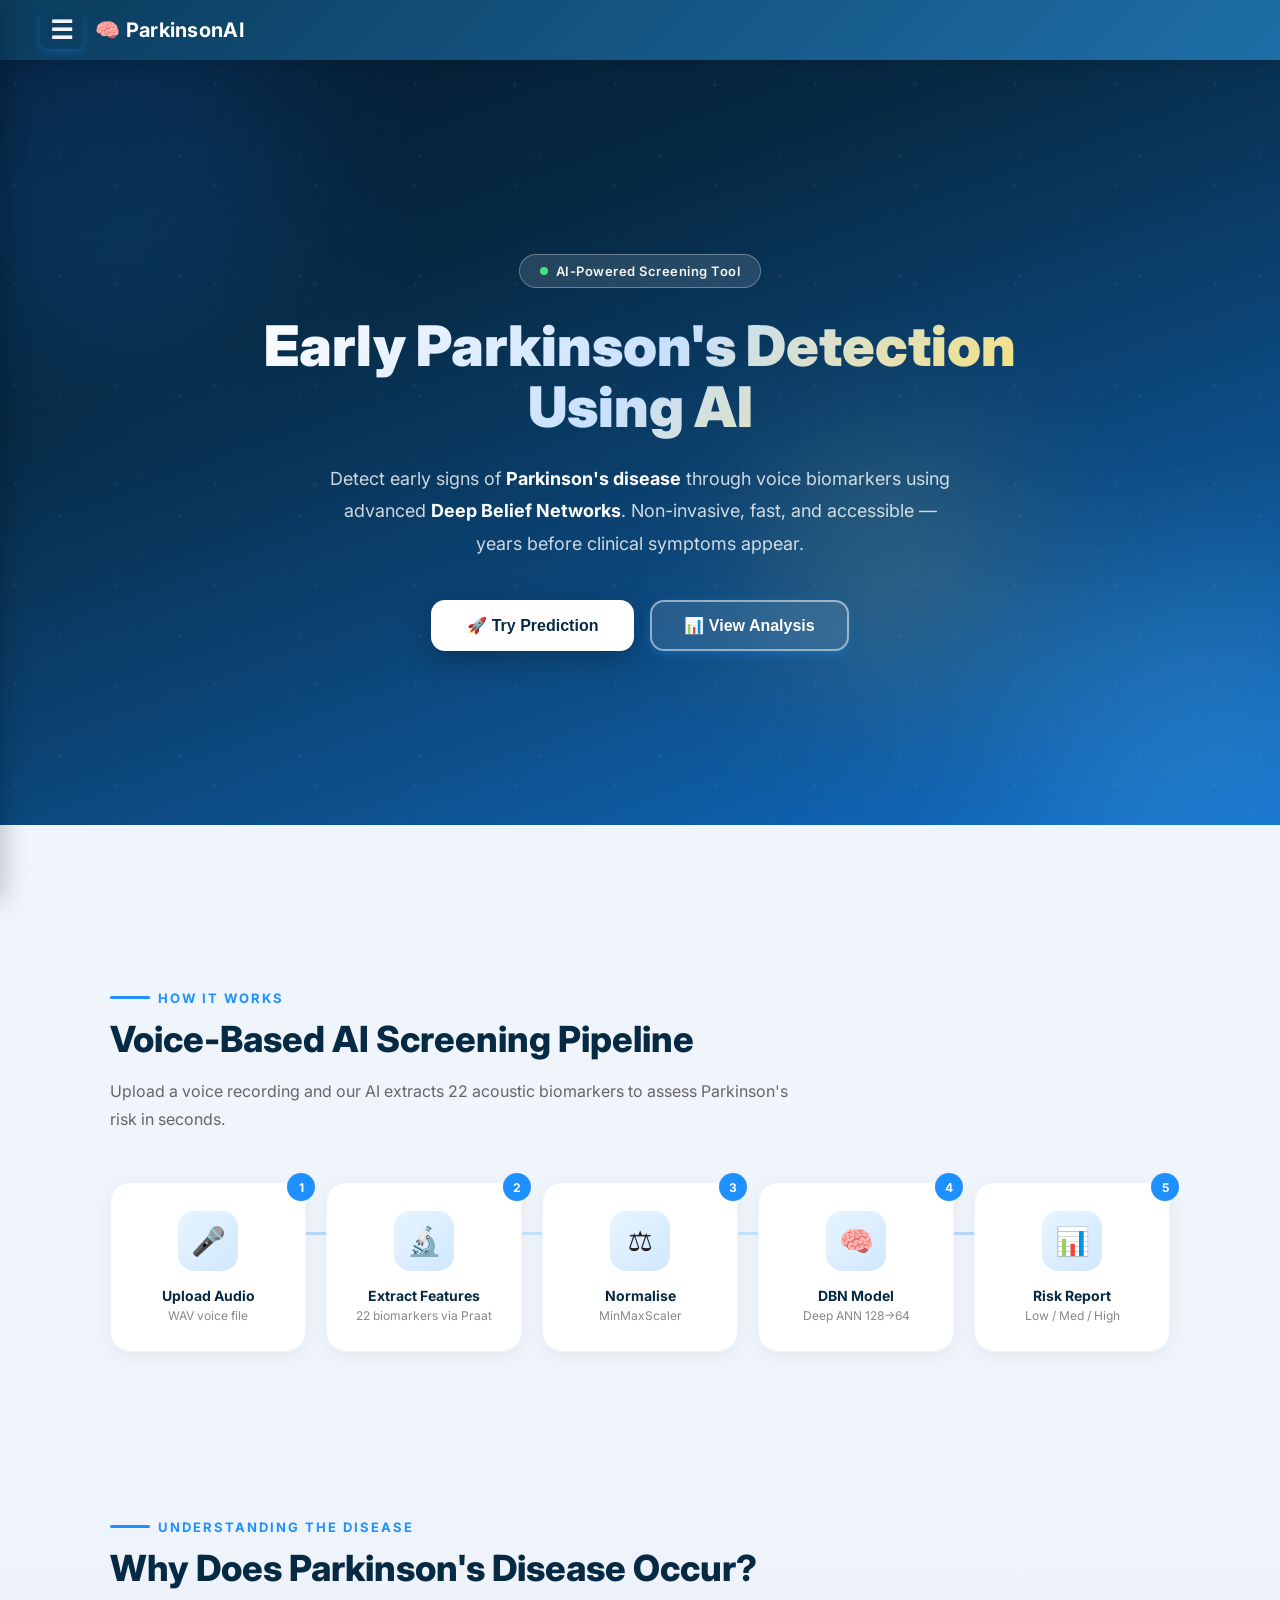
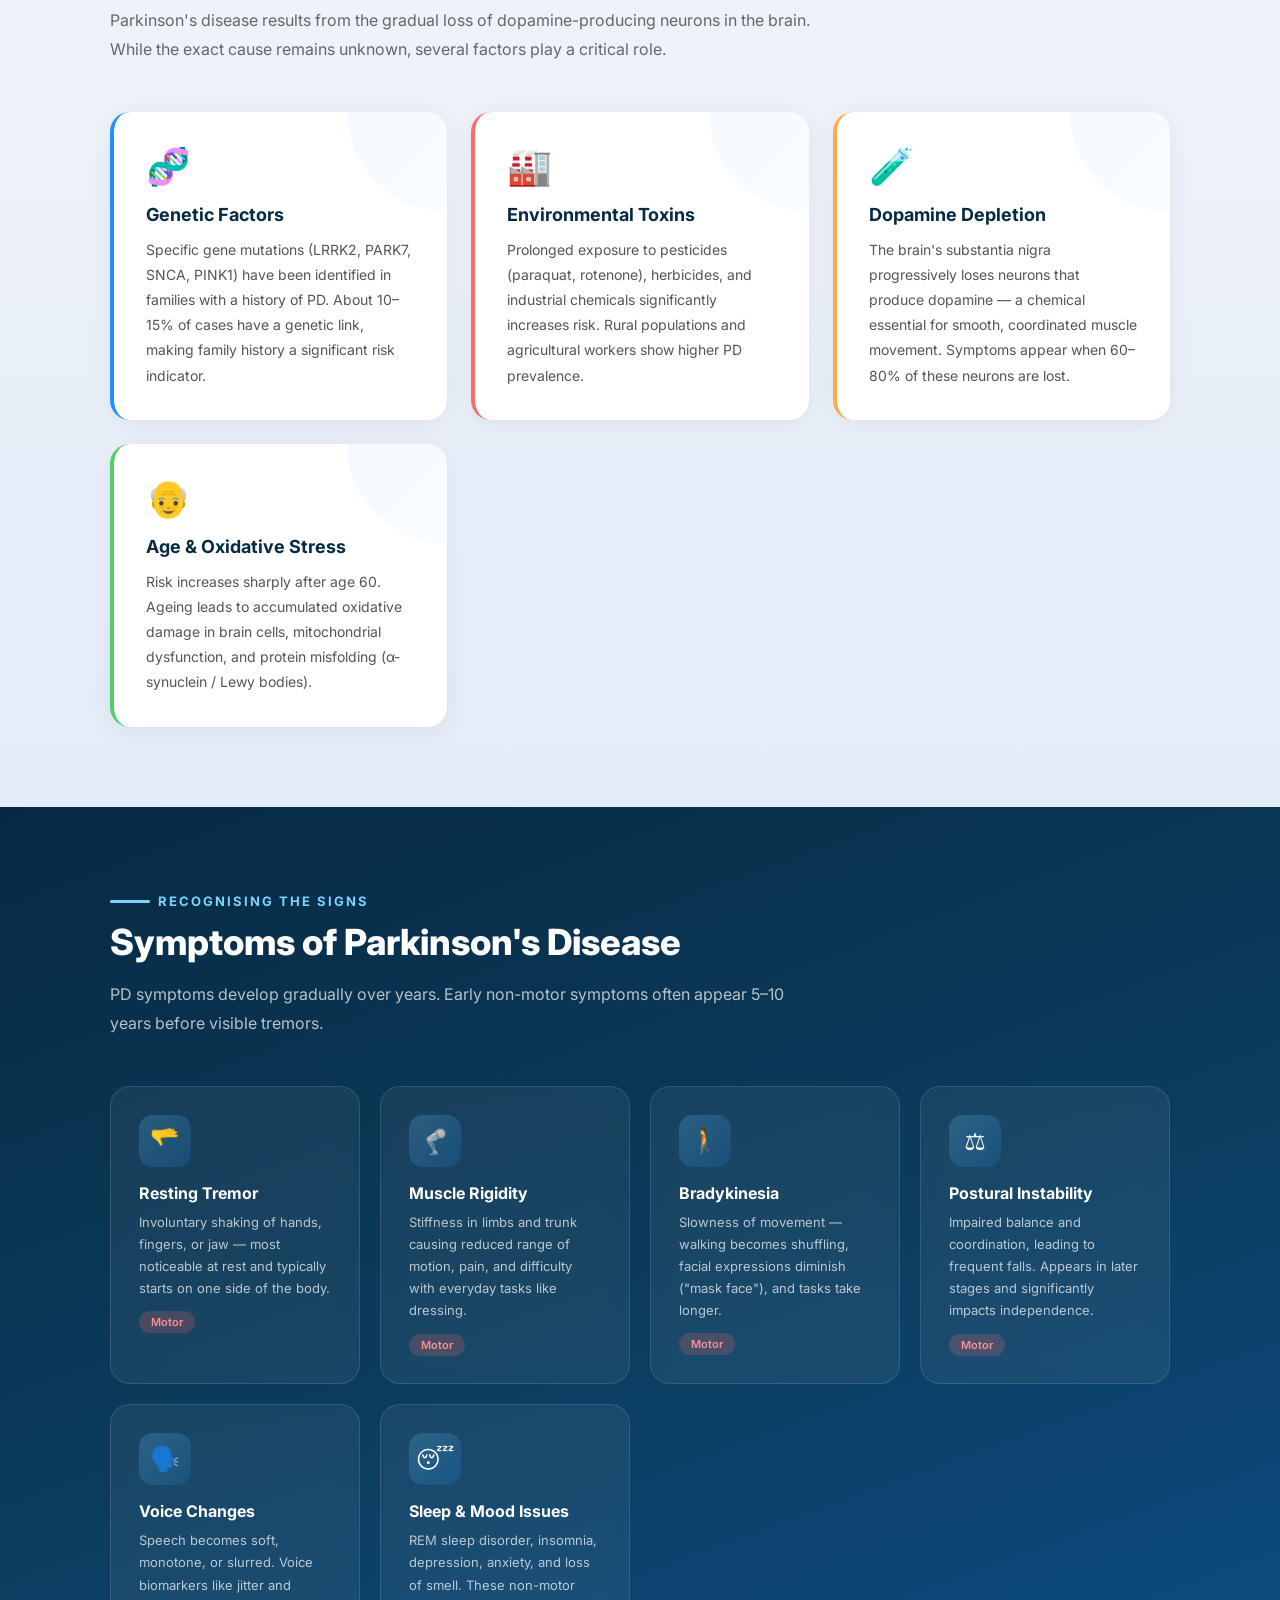
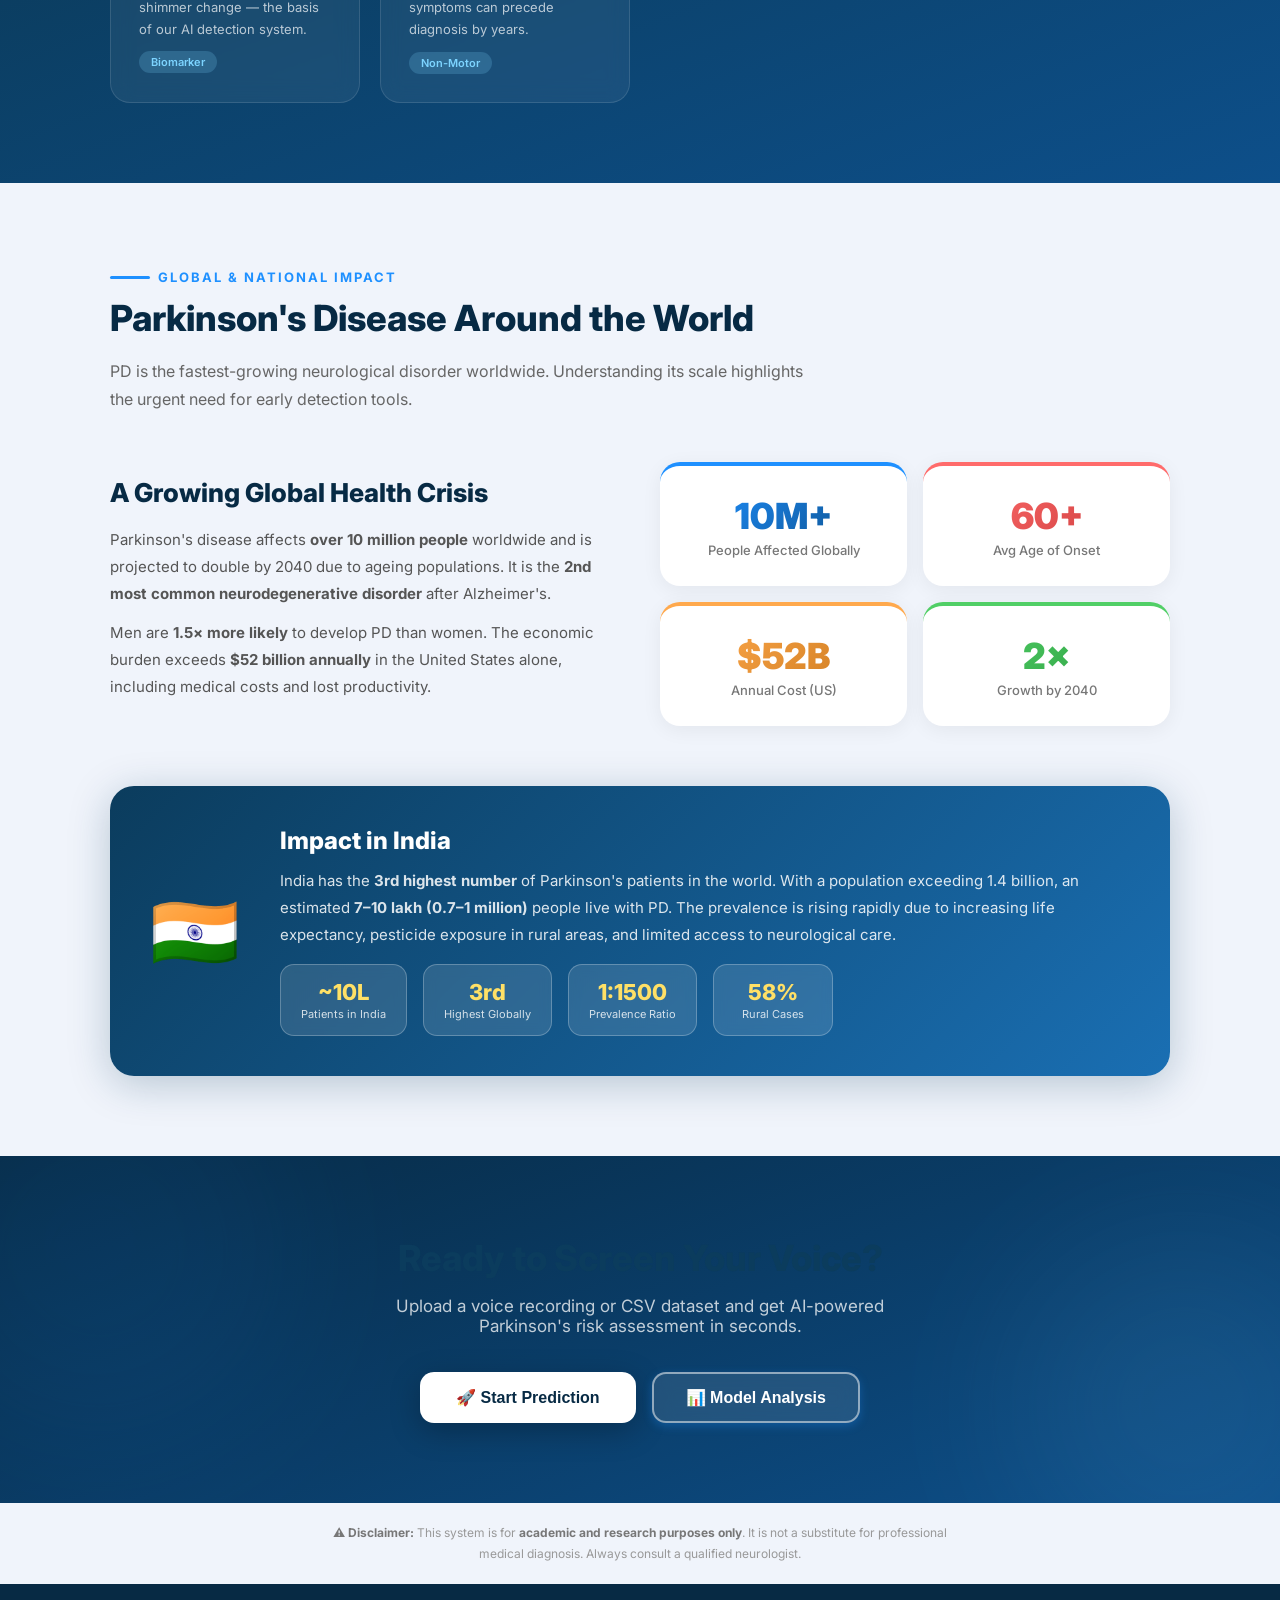
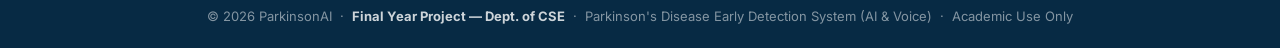
<file: templates/index.html>
<!DOCTYPE html>
<html lang="en">
<head>
  <meta charset="UTF-8">
  <title>ParkinsonAI — Early Detection Using AI</title>
  <meta name="viewport" content="width=device-width, initial-scale=1.0">
  <meta name="description" content="ParkinsonAI uses Deep Belief Networks and voice biomarkers for early, non-invasive Parkinson's disease screening.">
  <link rel="stylesheet" href="/static/css/style.css">
  <link href="https://fonts.googleapis.com/css2?family=Inter:wght@400;500;600;700;800;900&display=swap" rel="stylesheet">
  <style>
    :root {
      --primary: #1e90ff;
      --primary-dark: #0b6fcc;
      --dark: #072a44;
      --dark-mid: #0b3c5d;
      --dark-light: #0d4f8a;
      --accent: #ffe066;
      --light-bg: #f0f4fb;
      --card-bg: rgba(255,255,255,0.06);
      --glass: rgba(255,255,255,0.08);
      --glass-border: rgba(255,255,255,0.15);
    }
    * { box-sizing: border-box; }
    body { background: var(--light-bg); margin: 0; font-family: 'Inter', 'Segoe UI', system-ui, sans-serif; overflow-x: hidden; }

    /* ─── Animated Background Orbs ─── */
    .orb {
      position: absolute; border-radius: 50%; filter: blur(80px); opacity: 0.15;
      animation: orbFloat 12s ease-in-out infinite;
    }
    .orb-1 { width: 400px; height: 400px; background: #1e90ff; top: -100px; left: -100px; animation-delay: 0s; }
    .orb-2 { width: 350px; height: 350px; background: #7dd4ff; bottom: -80px; right: -80px; animation-delay: 4s; }
    .orb-3 { width: 250px; height: 250px; background: #ffe066; top: 50%; left: 60%; animation-delay: 8s; }
    @keyframes orbFloat {
      0%, 100% { transform: translate(0, 0) scale(1); }
      33% { transform: translate(30px, -20px) scale(1.1); }
      66% { transform: translate(-20px, 15px) scale(0.95); }
    }

    /* ─── Hero ─── */
    .hero {
      background: linear-gradient(160deg, #04192e 0%, #072a44 30%, #0d4f8a 70%, #1070cc 100%);
      color: #fff; position: relative; overflow: hidden;
      padding: 100px 40px 80px; min-height: 85vh;
      display: flex; align-items: center; justify-content: center;
    }
    .hero-particles {
      position: absolute; inset: 0; pointer-events: none;
      background-image:
        radial-gradient(circle at 15% 25%, rgba(255,255,255,.04) 0 2px, transparent 2px),
        radial-gradient(circle at 75% 15%, rgba(255,255,255,.05) 0 1.5px, transparent 1.5px),
        radial-gradient(circle at 50% 80%, rgba(255,255,255,.03) 0 2px, transparent 2px),
        radial-gradient(circle at 90% 60%, rgba(255,255,255,.04) 0 1px, transparent 1px);
      background-size: 100px 100px, 80px 80px, 120px 120px, 60px 60px;
      animation: particleDrift 25s linear infinite;
    }
    @keyframes particleDrift {
      from { background-position: 0 0, 0 0, 0 0, 0 0; }
      to { background-position: 100px 100px, -80px 80px, 120px -120px, -60px 60px; }
    }
    .hero-content {
      position: relative; z-index: 2; max-width: 800px; text-align: center;
    }
    .hero-badge {
      display: inline-flex; align-items: center; gap: 8px;
      background: rgba(255,255,255,0.12); border: 1px solid rgba(255,255,255,0.3);
      border-radius: 30px; padding: 8px 20px; font-size: 13px; font-weight: 600;
      margin-bottom: 28px; color: rgba(255,255,255,0.95); letter-spacing: 0.5px;
      backdrop-filter: blur(10px);
    }
    .hero-badge .dot { width: 8px; height: 8px; border-radius: 50%; background: #4ade80; animation: pulse 2s ease-in-out infinite; }
    @keyframes pulse { 0%,100% { opacity: 1; } 50% { opacity: 0.4; } }
    .hero h1 {
      font-size: 56px; margin: 0 0 24px; line-height: 1.1; font-weight: 900;
      background: linear-gradient(135deg, #ffffff 0%, #c8e0ff 50%, #ffe066 100%);
      -webkit-background-clip: text; -webkit-text-fill-color: transparent;
      background-clip: text;
    }
    .hero-sub {
      font-size: 18px; line-height: 1.8; color: rgba(255,255,255,0.8);
      max-width: 620px; margin: 0 auto 40px;
    }
    .hero-sub strong { color: #fff; }
    .hero-btns { display: flex; gap: 16px; justify-content: center; flex-wrap: wrap; }
    .btn-primary {
      background: #fff; color: var(--dark); border: none;
      padding: 16px 36px; border-radius: 14px; font-size: 16px; font-weight: 700;
      cursor: pointer; box-shadow: 0 8px 30px rgba(0,0,0,0.25);
      transition: transform 0.2s, box-shadow 0.2s; display: inline-flex; align-items: center; gap: 10px;
    }
    .btn-primary:hover { transform: translateY(-3px); box-shadow: 0 12px 40px rgba(0,0,0,0.3); }
    .btn-outline {
      background: rgba(255,255,255,0.1); color: #fff;
      border: 2px solid rgba(255,255,255,0.5); padding: 14px 32px; border-radius: 14px;
      font-size: 16px; font-weight: 600; cursor: pointer; backdrop-filter: blur(10px);
      transition: background 0.2s, border-color 0.2s; display: inline-flex; align-items: center; gap: 10px;
    }
    .btn-outline:hover { background: rgba(255,255,255,0.2); border-color: #fff; }

    /* ─── Wave Separator ─── */
    .wave-divider { position: relative; margin-top: -2px; z-index: 5; }
    .wave-divider svg { display: block; }

    /* ─── Section Base ─── */
    .section {
      max-width: 1140px; margin: 0 auto; padding: 80px 40px;
    }
    .section-label {
      display: inline-flex; align-items: center; gap: 8px;
      font-size: 13px; font-weight: 700; color: var(--primary);
      text-transform: uppercase; letter-spacing: 2px; margin-bottom: 12px;
    }
    .section-label .line { width: 40px; height: 3px; background: var(--primary); border-radius: 2px; }
    .section-title { font-size: 36px; font-weight: 800; color: var(--dark); margin: 0 0 16px; line-height: 1.2; }
    .section-desc { font-size: 16px; color: #666; line-height: 1.8; max-width: 700px; margin: 0 0 48px; }

    /* ─── Fade-in Animation ─── */
    .fade-up {
      opacity: 0; transform: translateY(40px);
      transition: opacity 0.7s ease, transform 0.7s ease;
    }
    .fade-up.visible { opacity: 1; transform: translateY(0); }

    /* ─── How It Works ─── */
    .pipeline-grid {
      display: grid; grid-template-columns: repeat(5, 1fr); gap: 20px;
      position: relative;
    }
    .pipeline-grid::before {
      content: ''; position: absolute; top: 50px; left: 10%; right: 10%;
      height: 3px; background: linear-gradient(90deg, var(--primary), #7dd4ff, var(--primary));
      border-radius: 2px; opacity: 0.3;
    }
    .pipe-step {
      text-align: center; background: #fff; border-radius: 20px;
      padding: 28px 16px; position: relative; z-index: 2;
      box-shadow: 0 4px 20px rgba(0,0,0,0.06);
      border: 1px solid rgba(30,144,255,0.1);
      transition: transform 0.3s, box-shadow 0.3s;
    }
    .pipe-step:hover { transform: translateY(-6px); box-shadow: 0 12px 36px rgba(30,144,255,0.15); }
    .pipe-step .step-icon {
      width: 60px; height: 60px; border-radius: 16px;
      background: linear-gradient(135deg, #e8f4ff, #d0e8ff);
      display: flex; align-items: center; justify-content: center;
      font-size: 28px; margin: 0 auto 16px;
    }
    .pipe-step .step-num {
      position: absolute; top: -10px; right: -10px;
      width: 28px; height: 28px; border-radius: 50%;
      background: var(--primary); color: #fff; font-size: 12px; font-weight: 700;
      display: flex; align-items: center; justify-content: center;
    }
    .pipe-step h4 { margin: 0 0 4px; font-size: 14px; font-weight: 700; color: var(--dark); }
    .pipe-step p { margin: 0; font-size: 12px; color: #888; }

    /* ─── Causes Section ─── */
    .causes-section { background: linear-gradient(180deg, var(--light-bg), #e4ecf8); }
    .cause-cards { display: grid; grid-template-columns: repeat(auto-fit, minmax(300px, 1fr)); gap: 24px; }
    .cause-card {
      background: #fff; border-radius: 20px; padding: 32px;
      box-shadow: 0 4px 24px rgba(0,0,0,0.06);
      border-left: 4px solid var(--primary);
      transition: transform 0.3s, box-shadow 0.3s;
      position: relative; overflow: hidden;
    }
    .cause-card::after {
      content: ''; position: absolute; top: 0; right: 0;
      width: 100px; height: 100px; border-radius: 0 0 0 100%;
      background: linear-gradient(135deg, rgba(30,144,255,0.05), rgba(30,144,255,0.02));
    }
    .cause-card:hover { transform: translateY(-5px); box-shadow: 0 12px 40px rgba(0,0,0,0.1); }
    .cause-card:nth-child(2) { border-left-color: #ff6b6b; }
    .cause-card:nth-child(3) { border-left-color: #ffa94d; }
    .cause-card:nth-child(4) { border-left-color: #51cf66; }
    .cause-card .card-icon { font-size: 36px; margin-bottom: 16px; }
    .cause-card h3 { font-size: 18px; font-weight: 700; color: var(--dark); margin: 0 0 12px; }
    .cause-card p { font-size: 14px; color: #555; line-height: 1.8; margin: 0; }

    /* ─── Symptoms Section (dark) ─── */
    .symptoms-section {
      background: linear-gradient(160deg, var(--dark) 0%, var(--dark-mid) 50%, var(--dark-light) 100%);
      color: #fff; position: relative; overflow: hidden;
    }
    .symptoms-section .section-label { color: #7dd4ff; }
    .symptoms-section .section-label .line { background: #7dd4ff; }
    .symptoms-section .section-title { color: #fff; }
    .symptoms-section .section-desc { color: rgba(255,255,255,0.7); }
    .symptom-grid {
      display: grid; grid-template-columns: repeat(auto-fit, minmax(240px, 1fr)); gap: 20px;
    }
    .symptom-card {
      background: rgba(255,255,255,0.06); border: 1px solid rgba(255,255,255,0.12);
      border-radius: 20px; padding: 28px; backdrop-filter: blur(10px);
      transition: background 0.3s, transform 0.3s, border-color 0.3s;
    }
    .symptom-card:hover { background: rgba(255,255,255,0.12); transform: translateY(-4px); border-color: rgba(125,212,255,0.4); }
    .symptom-icon {
      width: 52px; height: 52px; border-radius: 14px;
      background: linear-gradient(135deg, rgba(125,212,255,0.2), rgba(30,144,255,0.15));
      display: flex; align-items: center; justify-content: center;
      font-size: 24px; margin-bottom: 16px;
    }
    .symptom-card h4 { font-size: 16px; font-weight: 700; color: #fff; margin: 0 0 8px; }
    .symptom-card p { font-size: 13px; color: rgba(255,255,255,0.7); line-height: 1.7; margin: 0; }
    .symptom-tag {
      display: inline-block; padding: 4px 12px; border-radius: 20px; font-size: 11px; font-weight: 600;
      margin-top: 12px;
    }
    .tag-motor { background: rgba(255,107,107,0.2); color: #ff8e8e; }
    .tag-nonmotor { background: rgba(125,212,255,0.2); color: #7dd4ff; }

    /* ─── Impact / Stats Section ─── */
    .impact-section { background: var(--light-bg); }
    .impact-hero {
      display: grid; grid-template-columns: 1fr 1fr; gap: 40px; align-items: center;
      margin-bottom: 60px;
    }
    .impact-text h3 { font-size: 26px; font-weight: 800; color: var(--dark); margin: 0 0 16px; line-height: 1.3; }
    .impact-text p { font-size: 15px; color: #555; line-height: 1.8; margin: 0 0 12px; }
    .impact-stats {
      display: grid; grid-template-columns: 1fr 1fr; gap: 16px;
    }
    .impact-stat {
      background: #fff; border-radius: 20px; padding: 28px 24px; text-align: center;
      box-shadow: 0 4px 20px rgba(0,0,0,0.06);
      border-top: 4px solid var(--primary);
      transition: transform 0.3s;
    }
    .impact-stat:hover { transform: translateY(-4px); }
    .impact-stat:nth-child(2) { border-top-color: #ff6b6b; }
    .impact-stat:nth-child(3) { border-top-color: #ffa94d; }
    .impact-stat:nth-child(4) { border-top-color: #51cf66; }
    .impact-stat .stat-val {
      font-size: 36px; font-weight: 900; color: var(--dark);
      margin-bottom: 4px;
      background: linear-gradient(135deg, var(--primary), #0d4f8a);
      -webkit-background-clip: text; -webkit-text-fill-color: transparent;
      background-clip: text;
    }
    .impact-stat:nth-child(2) .stat-val {
      background: linear-gradient(135deg, #ff6b6b, #cc3d3d);
      -webkit-background-clip: text; -webkit-text-fill-color: transparent;
      background-clip: text;
    }
    .impact-stat:nth-child(3) .stat-val {
      background: linear-gradient(135deg, #ffa94d, #cc7a1d);
      -webkit-background-clip: text; -webkit-text-fill-color: transparent;
      background-clip: text;
    }
    .impact-stat:nth-child(4) .stat-val {
      background: linear-gradient(135deg, #51cf66, #2ea043);
      -webkit-background-clip: text; -webkit-text-fill-color: transparent;
      background-clip: text;
    }
    .impact-stat .stat-label { font-size: 13px; color: #777; font-weight: 500; }

    /* India card */
    .india-banner {
      background: linear-gradient(135deg, #0b3c5d, #1a6fb3);
      border-radius: 24px; padding: 40px; color: #fff;
      display: flex; align-items: center; gap: 40px; flex-wrap: wrap;
      box-shadow: 0 8px 40px rgba(11,60,93,0.25);
    }
    .india-banner .india-icon { font-size: 72px; flex-shrink: 0; }
    .india-info { flex: 1; min-width: 280px; }
    .india-info h3 { font-size: 24px; font-weight: 800; margin: 0 0 12px; color: #fff; }
    .india-info p { font-size: 15px; line-height: 1.8; color: rgba(255,255,255,0.85); margin: 0 0 16px; }
    .india-stats-row { display: flex; gap: 16px; flex-wrap: wrap; }
    .india-stat-chip {
      background: rgba(255,255,255,0.12); border: 1px solid rgba(255,255,255,0.25);
      border-radius: 14px; padding: 14px 20px; text-align: center;
      backdrop-filter: blur(6px); min-width: 120px;
    }
    .india-stat-chip .val { font-size: 22px; font-weight: 800; color: var(--accent); }
    .india-stat-chip .lbl { font-size: 11px; color: rgba(255,255,255,0.8); margin-top: 2px; }

    /* ─── CTA Section ─── */
    .cta-section {
      background: linear-gradient(160deg, var(--dark) 0%, var(--dark-light) 100%);
      color: #fff; text-align: center; padding: 80px 40px;
      position: relative; overflow: hidden;
    }
    .cta-section .orb { opacity: 0.08; }
    .cta-section h2 {
      font-size: 36px; font-weight: 800; margin: 0 0 16px; position: relative; z-index: 2;
    }
    .cta-section p {
      font-size: 17px; color: rgba(255,255,255,0.75); margin: 0 0 36px;
      max-width: 550px; margin-left: auto; margin-right: auto;
      position: relative; z-index: 2;
    }
    .cta-section .hero-btns { position: relative; z-index: 2; }

    /* ─── Disclaimer ─── */
    .disclaimer {
      max-width: 700px; margin: 0 auto; padding: 20px 40px;
      text-align: center; font-size: 12px; color: #999; line-height: 1.7;
    }
    .disclaimer strong { color: #777; }

    /* ─── Footer ─── */
    .footer {
      background: var(--dark); color: rgba(255,255,255,0.5);
      text-align: center; padding: 24px; font-size: 13px;
    }
    .footer strong { color: rgba(255,255,255,0.8); }

    /* ─── Responsive ─── */
    @media (max-width: 900px) {
      .hero h1 { font-size: 38px; }
      .hero { padding: 80px 24px 60px; min-height: auto; }
      .pipeline-grid { grid-template-columns: repeat(3, 1fr); }
      .pipeline-grid::before { display: none; }
      .impact-hero { grid-template-columns: 1fr; }
      .india-banner { flex-direction: column; text-align: center; }
      .section { padding: 60px 24px; }
    }
    @media (max-width: 640px) {
      .hero h1 { font-size: 30px; }
      .hero-sub { font-size: 15px; }
      .section-title { font-size: 28px; }
      .pipeline-grid { grid-template-columns: 1fr 1fr; }
      .impact-stats { grid-template-columns: 1fr 1fr; }
    }
  </style>
</head>
<body>

<!-- Navbar -->
<div class="navbar">
  <div class="nav-left">
    <button type="button" class="hamburger" id="navToggle" aria-label="Open menu">☰</button>
    <div class="logo">🧠 ParkinsonAI</div>
  </div>
  <div class="nav-links">
    <a href="index.html">Home</a>
    <a href="dashboard.html">Voice Lab</a>
    <a href="history.html">Prediction History</a>
    <a href="analysis.html">Analysis</a>
  </div>
</div>
<div class="sidebar-overlay" id="sidebarOverlay" aria-hidden="true"></div>
<aside class="sidebar" id="sidebar" aria-hidden="true">
  <button type="button" class="sidebar-close" id="sidebarClose" aria-label="Close menu">×</button>
  <nav class="sidebar-nav">
    <a href="index.html">Home</a>
    <a href="dashboard.html">Voice Lab</a>
    <a href="history.html">Prediction History</a>
    <a href="analysis.html">Analysis</a>
  </nav>
</aside>
<script>
(function(){
  var sidebar = document.getElementById('sidebar');
  var overlay = document.getElementById('sidebarOverlay');
  var openBtn = document.getElementById('navToggle');
  var closeBtn = document.getElementById('sidebarClose');
  function openSidebar(){ if(sidebar){ sidebar.classList.add('open'); sidebar.setAttribute('aria-hidden','false'); } if(overlay){ overlay.classList.add('open'); overlay.setAttribute('aria-hidden','false'); } }
  function closeSidebar(){ if(sidebar){ sidebar.classList.remove('open'); sidebar.setAttribute('aria-hidden','true'); } if(overlay){ overlay.classList.remove('open'); overlay.setAttribute('aria-hidden','true'); } }
  if(openBtn) openBtn.addEventListener('click', openSidebar);
  if(closeBtn) closeBtn.addEventListener('click', closeSidebar);
  if(overlay) overlay.addEventListener('click', closeSidebar);
  var links = document.querySelectorAll('.sidebar-nav a');
  for(var i=0;i<links.length;i++) links[i].addEventListener('click', closeSidebar);
})();
</script>

<!-- ═══ HERO ═══ -->
<section class="hero">
  <div class="hero-particles"></div>
  <div class="orb orb-1"></div>
  <div class="orb orb-2"></div>
  <div class="orb orb-3"></div>
  <div class="hero-content">
    <div class="hero-badge"><span class="dot"></span> AI-Powered Screening Tool</div>
    <h1>Early Parkinson's Detection Using AI</h1>
    <p class="hero-sub">
      Detect early signs of <strong>Parkinson's disease</strong> through voice biomarkers using advanced 
      <strong>Deep Belief Networks</strong>. Non-invasive, fast, and accessible — years before clinical symptoms appear.
    </p>
    <div class="hero-btns">
      <button class="btn-primary" onclick="location.href='dashboard.html'">🚀 Try Prediction</button>
      <button class="btn-outline" onclick="location.href='analysis.html'">📊 View Analysis</button>
    </div>
  </div>
</section>

<!-- Wave -->
<div class="wave-divider">
  <svg viewBox="0 0 1440 80" xmlns="http://www.w3.org/2000/svg" preserveAspectRatio="none" width="100%" height="80">
    <path d="M0,40 C360,80 1080,0 1440,40 L1440,80 L0,80 Z" fill="#f0f4fb"/>
  </svg>
</div>

<!-- ═══ HOW IT WORKS ═══ -->
<div class="section fade-up">
  <div class="section-label"><span class="line"></span> How It Works</div>
  <h2 class="section-title">Voice-Based AI Screening Pipeline</h2>
  <p class="section-desc">Upload a voice recording and our AI extracts 22 acoustic biomarkers to assess Parkinson's risk in seconds.</p>
  <div class="pipeline-grid">
    <div class="pipe-step">
      <span class="step-num">1</span>
      <div class="step-icon">🎤</div>
      <h4>Upload Audio</h4>
      <p>WAV voice file</p>
    </div>
    <div class="pipe-step">
      <span class="step-num">2</span>
      <div class="step-icon">🔬</div>
      <h4>Extract Features</h4>
      <p>22 biomarkers via Praat</p>
    </div>
    <div class="pipe-step">
      <span class="step-num">3</span>
      <div class="step-icon">⚖️</div>
      <h4>Normalise</h4>
      <p>MinMaxScaler</p>
    </div>
    <div class="pipe-step">
      <span class="step-num">4</span>
      <div class="step-icon">🧠</div>
      <h4>DBN Model</h4>
      <p>Deep ANN 128→64</p>
    </div>
    <div class="pipe-step">
      <span class="step-num">5</span>
      <div class="step-icon">📊</div>
      <h4>Risk Report</h4>
      <p>Low / Med / High</p>
    </div>
  </div>
</div>

<!-- ═══ CAUSES ═══ -->
<section class="causes-section">
  <div class="section fade-up">
    <div class="section-label"><span class="line"></span> Understanding the Disease</div>
    <h2 class="section-title">Why Does Parkinson's Disease Occur?</h2>
    <p class="section-desc">Parkinson's disease results from the gradual loss of dopamine-producing neurons in the brain. While the exact cause remains unknown, several factors play a critical role.</p>
    <div class="cause-cards">
      <div class="cause-card fade-up">
        <div class="card-icon">🧬</div>
        <h3>Genetic Factors</h3>
        <p>Specific gene mutations (LRRK2, PARK7, SNCA, PINK1) have been identified in families with a history of PD. About 10–15% of cases have a genetic link, making family history a significant risk indicator.</p>
      </div>
      <div class="cause-card fade-up">
        <div class="card-icon">🏭</div>
        <h3>Environmental Toxins</h3>
        <p>Prolonged exposure to pesticides (paraquat, rotenone), herbicides, and industrial chemicals significantly increases risk. Rural populations and agricultural workers show higher PD prevalence.</p>
      </div>
      <div class="cause-card fade-up">
        <div class="card-icon">🧪</div>
        <h3>Dopamine Depletion</h3>
        <p>The brain's substantia nigra progressively loses neurons that produce dopamine — a chemical essential for smooth, coordinated muscle movement. Symptoms appear when 60–80% of these neurons are lost.</p>
      </div>
      <div class="cause-card fade-up">
        <div class="card-icon">👴</div>
        <h3>Age & Oxidative Stress</h3>
        <p>Risk increases sharply after age 60. Ageing leads to accumulated oxidative damage in brain cells, mitochondrial dysfunction, and protein misfolding (α-synuclein / Lewy bodies).</p>
      </div>
    </div>
  </div>
</section>

<!-- ═══ SYMPTOMS ═══ -->
<section class="symptoms-section">
  <div class="section fade-up">
    <div class="section-label"><span class="line"></span> Recognising the Signs</div>
    <h2 class="section-title">Symptoms of Parkinson's Disease</h2>
    <p class="section-desc">PD symptoms develop gradually over years. Early non-motor symptoms often appear 5–10 years before visible tremors.</p>
    <div class="symptom-grid">
      <div class="symptom-card fade-up">
        <div class="symptom-icon">🫳</div>
        <h4>Resting Tremor</h4>
        <p>Involuntary shaking of hands, fingers, or jaw — most noticeable at rest and typically starts on one side of the body.</p>
        <span class="symptom-tag tag-motor">Motor</span>
      </div>
      <div class="symptom-card fade-up">
        <div class="symptom-icon">🦿</div>
        <h4>Muscle Rigidity</h4>
        <p>Stiffness in limbs and trunk causing reduced range of motion, pain, and difficulty with everyday tasks like dressing.</p>
        <span class="symptom-tag tag-motor">Motor</span>
      </div>
      <div class="symptom-card fade-up">
        <div class="symptom-icon">🚶</div>
        <h4>Bradykinesia</h4>
        <p>Slowness of movement — walking becomes shuffling, facial expressions diminish ("mask face"), and tasks take longer.</p>
        <span class="symptom-tag tag-motor">Motor</span>
      </div>
      <div class="symptom-card fade-up">
        <div class="symptom-icon">⚖️</div>
        <h4>Postural Instability</h4>
        <p>Impaired balance and coordination, leading to frequent falls. Appears in later stages and significantly impacts independence.</p>
        <span class="symptom-tag tag-motor">Motor</span>
      </div>
      <div class="symptom-card fade-up">
        <div class="symptom-icon">🗣️</div>
        <h4>Voice Changes</h4>
        <p>Speech becomes soft, monotone, or slurred. Voice biomarkers like jitter and shimmer change — the basis of our AI detection system.</p>
        <span class="symptom-tag tag-nonmotor">Biomarker</span>
      </div>
      <div class="symptom-card fade-up">
        <div class="symptom-icon">😴</div>
        <h4>Sleep & Mood Issues</h4>
        <p>REM sleep disorder, insomnia, depression, anxiety, and loss of smell. These non-motor symptoms can precede diagnosis by years.</p>
        <span class="symptom-tag tag-nonmotor">Non-Motor</span>
      </div>
    </div>
  </div>
</section>

<!-- ═══ GLOBAL IMPACT ═══ -->
<section class="impact-section">
  <div class="section fade-up">
    <div class="section-label"><span class="line"></span> Global & National Impact</div>
    <h2 class="section-title">Parkinson's Disease Around the World</h2>
    <p class="section-desc">PD is the fastest-growing neurological disorder worldwide. Understanding its scale highlights the urgent need for early detection tools.</p>

    <div class="impact-hero fade-up">
      <div class="impact-text">
        <h3>A Growing Global Health Crisis</h3>
        <p>Parkinson's disease affects <strong>over 10 million people</strong> worldwide and is projected to double by 2040 due to ageing populations. It is the <strong>2nd most common neurodegenerative disorder</strong> after Alzheimer's.</p>
        <p>Men are <strong>1.5× more likely</strong> to develop PD than women. The economic burden exceeds <strong>$52 billion annually</strong> in the United States alone, including medical costs and lost productivity.</p>
      </div>
      <div class="impact-stats">
        <div class="impact-stat fade-up">
          <div class="stat-val">10M+</div>
          <div class="stat-label">People Affected Globally</div>
        </div>
        <div class="impact-stat fade-up">
          <div class="stat-val">60+</div>
          <div class="stat-label">Avg Age of Onset</div>
        </div>
        <div class="impact-stat fade-up">
          <div class="stat-val">$52B</div>
          <div class="stat-label">Annual Cost (US)</div>
        </div>
        <div class="impact-stat fade-up">
          <div class="stat-val">2×</div>
          <div class="stat-label">Growth by 2040</div>
        </div>
      </div>
    </div>

    <!-- India Focus -->
    <div class="india-banner fade-up">
      <div class="india-icon">🇮🇳</div>
      <div class="india-info">
        <h3>Impact in India</h3>
        <p>India has the <strong>3rd highest number</strong> of Parkinson's patients in the world. With a population exceeding 1.4 billion, an estimated <strong>7–10 lakh (0.7–1 million)</strong> people live with PD. The prevalence is rising rapidly due to increasing life expectancy, pesticide exposure in rural areas, and limited access to neurological care.</p>
        <div class="india-stats-row">
          <div class="india-stat-chip">
            <div class="val">~10L</div>
            <div class="lbl">Patients in India</div>
          </div>
          <div class="india-stat-chip">
            <div class="val">3rd</div>
            <div class="lbl">Highest Globally</div>
          </div>
          <div class="india-stat-chip">
            <div class="val">1:1500</div>
            <div class="lbl">Prevalence Ratio</div>
          </div>
          <div class="india-stat-chip">
            <div class="val">58%</div>
            <div class="lbl">Rural Cases</div>
          </div>
        </div>
      </div>
    </div>
  </div>
</section>

<!-- ═══ CTA ═══ -->
<section class="cta-section">
  <div class="orb orb-1"></div>
  <div class="orb orb-2"></div>
  <h2>Ready to Screen Your Voice?</h2>
  <p>Upload a voice recording or CSV dataset and get AI-powered Parkinson's risk assessment in seconds.</p>
  <div class="hero-btns">
    <button class="btn-primary" onclick="location.href='dashboard.html'">🚀 Start Prediction</button>
    <button class="btn-outline" onclick="location.href='analysis.html'">📊 Model Analysis</button>
  </div>
</section>

<!-- Disclaimer -->
<div class="disclaimer">
  <strong>⚠️ Disclaimer:</strong> This system is for <strong>academic and research purposes only</strong>.
  It is not a substitute for professional medical diagnosis. Always consult a qualified neurologist.
</div>

<!-- Footer -->
<div class="footer">
  © 2026 ParkinsonAI &nbsp;·&nbsp; <strong>Final Year Project — Dept. of CSE</strong> &nbsp;·&nbsp;
  Parkinson's Disease Early Detection System (AI &amp; Voice) &nbsp;·&nbsp;
  Academic Use Only
</div>

<!-- Scroll Fade-in Animation -->
<script>
(function(){
  var targets = document.querySelectorAll('.fade-up');
  var observer = new IntersectionObserver(function(entries){
    entries.forEach(function(e){
      if(e.isIntersecting){ e.target.classList.add('visible'); }
    });
  }, { threshold: 0.15, rootMargin: '0px 0px -40px 0px' });
  targets.forEach(function(t){ observer.observe(t); });
})();
</script>

</body>
</html>
</file>
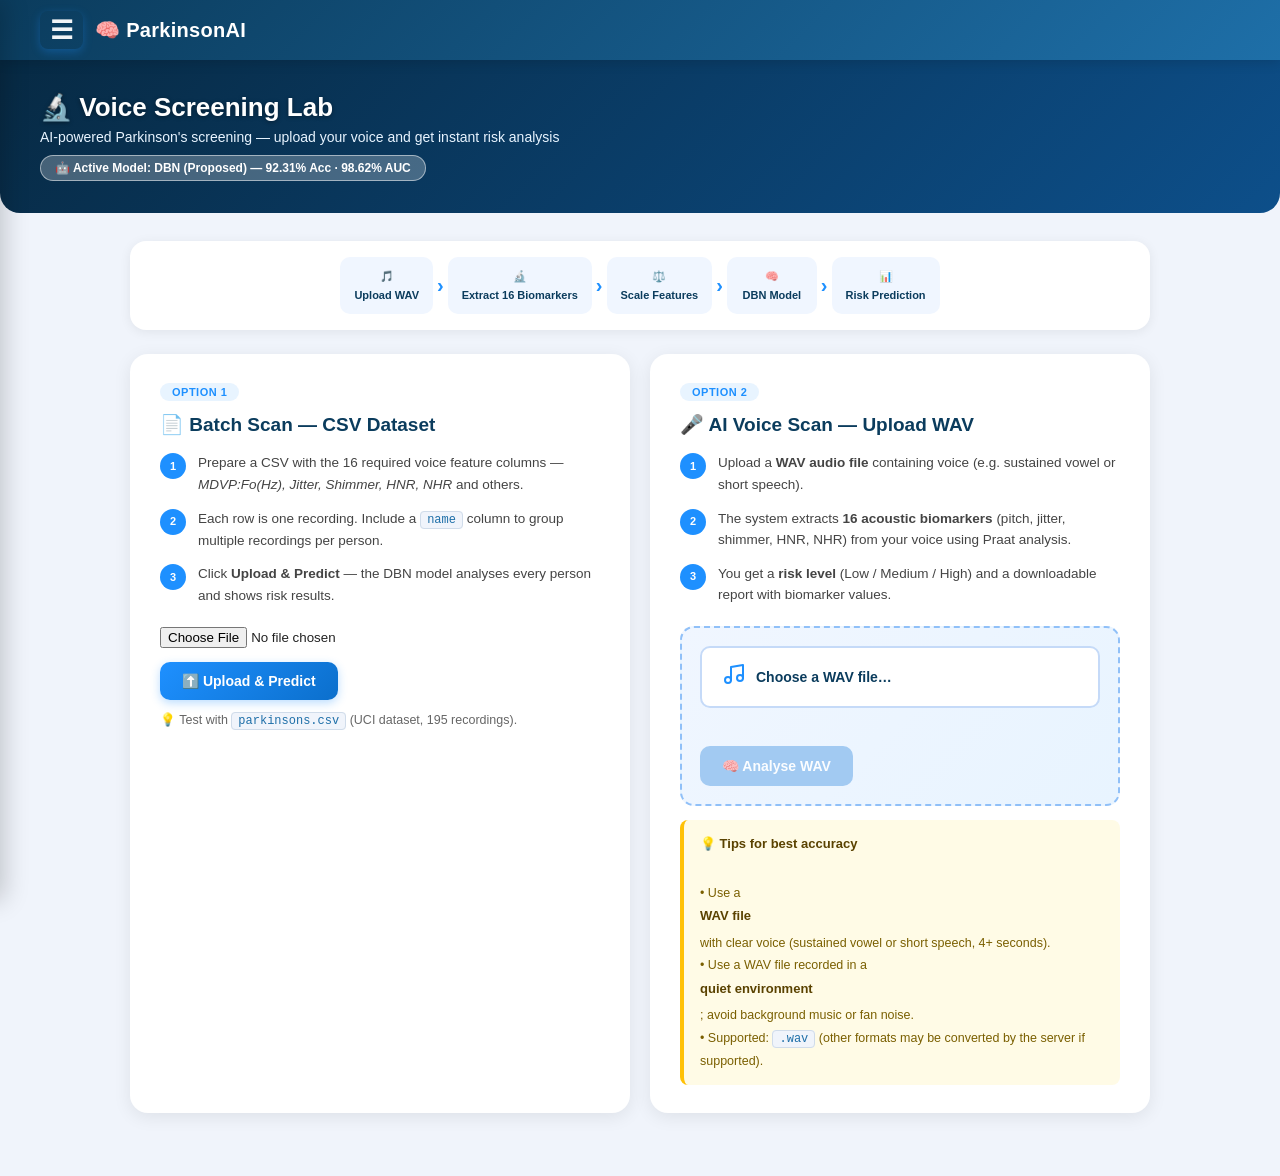
<file: templates/dashboard.html>
<!DOCTYPE html>
<html lang="en">
<head>
  <meta charset="UTF-8">
  <title>Voice Screening Lab – ParkinsonAI</title>
  <meta name="viewport" content="width=device-width, initial-scale=1.0">
  <link rel="stylesheet" href="/static/css/style.css">
  <style>
    body { background: #f0f4fb; }

    /* ── Page header ── */
    .page-header { background: linear-gradient(135deg,#072a44,#0d4f8a);
      color:#fff; padding:32px 40px; margin-bottom:28px; border-radius:0 0 20px 20px; }
    .page-header h1 { margin:0 0 6px; font-size:26px; font-weight:800; color:#ffffff; text-shadow:0 1px 4px rgba(0,0,0,.4); }
    .page-header p  { margin:0; font-size:14px; color:#e8f4ff; }
    .model-pill { display:inline-block; background:rgba(255,255,255,.25);
      border:1px solid rgba(255,255,255,.5); border-radius:20px;
      padding:5px 14px; font-size:12px; margin-top:10px; font-weight:700; color:#fff; }

    /* ── Pipeline banner ── */
    .pipeline-banner { display:flex; align-items:center; justify-content:center;
      flex-wrap:wrap; gap:4px; background:#fff; border-radius:16px;
      padding:16px 24px; margin-bottom:24px;
      box-shadow:0 2px 12px rgba(0,0,0,.07); }
    .pipe-step  { text-align:center; font-size:11px; color:#0b3c5d; font-weight:600;
      background:#f0f6ff; border-radius:10px; padding:10px 14px; min-width:90px;
      line-height:1.7; }
    .pipe-arrow { color:#1e90ff; font-size:20px; font-weight:700; }

    /* ── Option cards ── */
    .option-cards { display:flex; gap:20px; flex-wrap:wrap; align-items:stretch; }
    .option-card  { flex:1; min-width:320px; background:#fff; border-radius:18px;
      box-shadow:0 4px 18px rgba(0,0,0,.08); padding:28px 30px; box-sizing:border-box; }
    .option-badge { display:inline-block; background:#e8f4ff; color:#1e90ff;
      font-size:11px; font-weight:700; padding:3px 12px; border-radius:20px;
      margin-bottom:12px; letter-spacing:.5px; }
    .option-card h3 { margin:0 0 16px; color:#0b3c5d; font-size:19px; }

    /* ── Steps ── */
    .steps { list-style:none; padding:0; margin:0 0 20px; }
    .steps li { display:flex; align-items:flex-start; gap:12px;
      font-size:13.5px; color:#444; margin-bottom:12px; line-height:1.6; }
    .step-num { flex-shrink:0; width:26px; height:26px; background:#1e90ff; color:#fff;
      border-radius:50%; font-size:11px; font-weight:700;
      display:flex; align-items:center; justify-content:center; margin-top:1px; }
    .step-text { flex:1; }

    /* ── Recording box ── */
    /* round dots */
    .round-dot { width:34px; height:34px; border-radius:50%; border:2px solid #ddd;
      display:flex; align-items:center; justify-content:center;
      font-size:13px; font-weight:700; color:#aaa; background:#f8f8f8; transition:all .3s; }
    .round-dot.active  { border-color:#1e90ff; color:#1e90ff; background:#e8f4ff; }
    .round-dot.done    { border-color:#28a745; color:#fff; background:#28a745; }
    .round-dot.skipped { border-color:#ffc107; color:#fff; background:#ffc107; }
    /* round status chips */
    .round-chip { padding:3px 10px; border-radius:20px; font-size:11.5px; font-weight:600; }
    .round-chip.done    { background:#e8f5e9; color:#2e7d32; }
    .round-chip.skipped { background:#fff8e1; color:#856404; }
    /* recorder box */
    #voiceRecorder { background:linear-gradient(135deg,#f0f6ff,#e8f4ff);
      border:2px dashed #90c0f8; border-radius:14px; padding:18px; }
    #recordBtn { padding:12px 22px; font-size:14px; font-weight:600;
      border-radius:10px; background:linear-gradient(135deg,#1e90ff,#0b6fcc);
      box-shadow:0 4px 12px rgba(30,144,255,.35); }
    #recordBtn:disabled { background:#90c0f0; box-shadow:none; cursor:not-allowed; }
    #analyseBtn { padding:12px 22px; font-size:14px; font-weight:600; border-radius:10px;
      box-shadow:0 4px 12px rgba(13,71,161,.3); }
    #recRing.recording { border-color:#e53935; color:#e53935; animation:ringpulse 1s infinite; }
    #recRing.done      { border-color:#28a745; color:#28a745; }
    @keyframes ringpulse { 0%,100%{box-shadow:0 0 0 0 rgba(229,57,53,.4)} 50%{box-shadow:0 0 0 8px rgba(229,57,53,0)} }
    .rec-dot { width:12px; height:12px; border-radius:50%; background:#e53935;
      display:inline-block; animation:recpulse 1s infinite; }
    .rec-dot.hidden { display:none; }
    @keyframes recpulse { 0%,100%{opacity:1;transform:scale(1)} 50%{opacity:.4;transform:scale(1.4)} }
    #countdown { display:none; }
    .progress-wrap { width:100%; height:10px; background:#dce8f8; border-radius:20px; overflow:hidden; }
    .progress-bar  { height:100%; width:0%; background:linear-gradient(90deg,#1e90ff,#00c6ff); transition:width 1s linear; }
    #micStatus { font-size:13px; min-height:18px; margin:4px 0; font-weight:500; }
    #micStatus.recording { color:#1e90ff; }
    #micStatus.analysing  { color:#ff9800; }
    #micStatus.done       { color:#28a745; }
    #micStatus.error      { color:#dc3545; }

    /* ── WAV upload box (Option 2) ── */
    .wav-upload-box { background:linear-gradient(135deg,#f0f6ff,#e8f4ff);
      border:2px dashed #90c0f8; border-radius:14px; padding:18px; }
    .wav-upload-label { display:flex; align-items:center; gap:10px; padding:14px 20px;
      background:#fff; border:2px solid #c5daf8; border-radius:10px; cursor:pointer;
      font-size:14px; font-weight:600; color:#0b3c5d; transition:all .2s; }
    .wav-upload-label:hover { border-color:#1e90ff; background:#f8fbff; }
    .wav-upload-icon { font-size:22px; }
    .wav-status { font-size:13px; min-height:18px; margin:8px 0 0; font-weight:500; }
    .wav-status.analysing { color:#ff9800; }
    .wav-status.done      { color:#28a745; }
    .wav-status.error     { color:#dc3545; }
    .wav-analyse-btn { padding:12px 22px; font-size:14px; font-weight:600; border-radius:10px;
      background:linear-gradient(135deg,#1a73e8,#0d47a1); color:#fff; border:0;
      box-shadow:0 4px 12px rgba(13,71,161,.3); cursor:pointer; }
    .wav-analyse-btn:disabled { background:#90c0f0; box-shadow:none; cursor:not-allowed; opacity:.8; }

    /* ── Pipeline steps indicator ── */
    #pipelineStatus { display:none; margin-top:16px; }
    #pipelineStatus p { font-size:12px; font-weight:700; color:#0b3c5d; margin:0 0 8px; }
    .pipe-item { font-size:12.5px; color:#999; padding:7px 12px;
      background:#f8f8f8; border-radius:8px; border-left:3px solid #ddd;
      margin-bottom:4px; transition:all .3s ease; }
    .pipe-item.active { color:#1e90ff; background:#e8f4ff; border-color:#1e90ff; font-weight:600; }
    .pipe-item.done   { color:#28a745; background:#f0fff4; border-color:#28a745; }

    /* ── Tips box ── */
    .tips-box { background:#fffbe6; border-left:4px solid #ffc107; border-radius:8px;
      padding:12px 16px; font-size:12.5px; color:#7a5f00; margin-top:16px; line-height:1.8; }
    .tips-box strong { display:block; margin-bottom:4px; color:#5a4200; font-size:13px; }

    /* ── Status bar ── */
    #statusBar { padding:12px 16px; border-radius:10px; font-size:14px; font-weight:500;
      display:none; margin-bottom:16px; align-items:center; gap:8px; }
    #statusBar.info    { background:#e8f4ff; color:#1e5fa8; display:flex; }
    #statusBar.success { background:#e8f8ee; color:#1a7a40; display:flex; }
    #statusBar.error   { background:#fde8e8; color:#b00020; display:flex; }

    /* ── Result card ── */
    .result-card { background:#fff; border-radius:18px; box-shadow:0 4px 20px rgba(0,0,0,.09);
      margin-top:6px; overflow:hidden; }
    .result-header { padding:18px 22px; display:flex; justify-content:space-between;
      align-items:center; cursor:pointer; }
    .result-header.low    { background:linear-gradient(135deg,#e8f8ee,#d0f0dd); }
    .result-header.medium { background:linear-gradient(135deg,#fff8e8,#ffecc0); }
    .result-header.high   { background:linear-gradient(135deg,#fde8e8,#fcc0c0); }
    .result-title { font-size:16px; font-weight:700; color:#0b3c5d; }
    .result-subtitle { font-size:13px; color:#555; margin-top:2px; }
    .badge { padding:5px 14px; border-radius:20px; color:#fff;
      font-size:12px; font-weight:700; letter-spacing:.3px; }
    .badge.low    { background:#28a745; }
    .badge.medium { background:#ff9800; }
    .badge.high   { background:#dc3545; }
    .result-body { padding:22px; display:none; }
    .result-body.open { display:block; }

    /* ── Probability bar ── */
    .prob-section { margin-bottom:20px; }
    .prob-label { font-size:12px; color:#888; margin-bottom:4px; }
    .prob-track { height:18px; background:#eee; border-radius:10px; overflow:hidden; position:relative; }
    .prob-fill  { height:100%; border-radius:10px; transition:width 1.2s ease; }
    .prob-fill.low    { background:linear-gradient(90deg,#28a745,#5dd87a); }
    .prob-fill.medium { background:linear-gradient(90deg,#ff9800,#ffcc50); }
    .prob-fill.high   { background:linear-gradient(90deg,#dc3545,#ff7070); }
    .prob-number { font-size:32px; font-weight:800; color:#0b3c5d; margin:6px 0 2px; }
    .prob-sub    { font-size:12px; color:#888; }

    /* ── Doctor box ── */
    .doctor-box { border-radius:10px; padding:12px 16px; font-size:13.5px; margin:14px 0; }
    .doctor-box.low    { background:#f0fff4; border-left:4px solid #28a745; color:#1a5c30; }
    .doctor-box.medium { background:#fff8f0; border-left:4px solid #ff9800; color:#7a4a00; }
    .doctor-box.high   { background:#fff0f0; border-left:4px solid #dc3545; color:#7a1020; }
    .doctor-box strong { display:block; margin-bottom:4px; font-size:14px; }

    /* ── Feature tables ── */
    .section-title { font-size:14px; font-weight:700; color:#0b3c5d;
      margin:18px 0 8px; display:flex; align-items:center; gap:6px; }
    .feat-table, .bio-table { width:100%; border-collapse:collapse; font-size:13px; }
    .feat-table th, .bio-table th { background:#0b3c5d; color:#fff; padding:8px 12px; text-align:left; }
    .feat-table td, .bio-table td { padding:7px 12px; border-bottom:1px solid #f0f0f0; }
    .feat-table tr:hover td, .bio-table tr:hover td { background:#f5f8ff; }
    .impact-bar-wrap { display:inline-block; width:80px; height:8px; background:#e8e8e8;
      border-radius:4px; vertical-align:middle; margin-right:8px; overflow:hidden; }
    .impact-bar { height:100%; background:linear-gradient(90deg,#1e90ff,#00c6ff); border-radius:4px; }
    .bio-val { font-family:monospace; font-size:12px; color:#333; }
    details > summary { cursor:pointer; font-weight:600; color:#1e90ff; font-size:13px;
      padding:10px 0; list-style:none; display:flex; align-items:center; gap:6px; }
    details > summary::before { content:"▶"; font-size:10px; transition:.2s; }
    details[open] > summary::before { content:"▼"; }

    /* ── Download button ── */
    .dl-btn { background:linear-gradient(135deg,#0b3c5d,#1e6fa8); color:#fff; border:none;
      padding:11px 22px; border-radius:10px; cursor:pointer; font-size:14px;
      font-weight:600; margin-top:16px; display:inline-flex; align-items:center; gap:8px;
      box-shadow:0 3px 10px rgba(11,60,93,.25); transition:transform .1s, box-shadow .1s; }
    .dl-btn:hover { transform:translateY(-1px); box-shadow:0 5px 14px rgba(11,60,93,.3); }

    /* ── Model tag ── */
    .model-tag { display:inline-block; background:#e8f4ff; color:#1e6fa8;
      font-size:11px; font-weight:600; padding:3px 10px; border-radius:12px; margin-left:8px; }

    .container { max-width:1060px; }

    /* ── Dashboard Tabs ── */
    .dash-tabs { display:flex; gap:8px; flex-wrap:wrap;
      max-width:1060px; margin:0 auto 24px; padding:0 20px; }
    .dash-tab-btn {
      padding:10px 22px; border:2px solid #1e90ff; border-radius:22px;
      background:#fff; color:#1e90ff; font-weight:700; font-size:14px;
      cursor:pointer; transition:.2s;
    }
    .dash-tab-btn.active, .dash-tab-btn:hover { background:#1e90ff; color:#fff; }

    /* ── Abstract Page ── */
    .abstract-wrap { max-width:1060px; margin:0 auto; padding:0 20px 60px; }
    .abstract-hero {
      background:linear-gradient(135deg,#072a44,#0d4f8a);
      color:#fff; border-radius:20px; padding:36px 40px; margin-bottom:28px;
      position:relative; overflow:hidden;
    }
    .abstract-hero::before {
      content:""; position:absolute; inset:0;
      background-image:radial-gradient(circle at 80% 50%, rgba(255,255,255,.06) 0 1px, transparent 1px);
      background-size:60px 60px;
    }
    .abstract-hero h2 { margin:0 0 8px; font-size:22px; font-weight:800; position:relative; color:#ffffff; text-shadow:0 1px 4px rgba(0,0,0,.3); }
    .abstract-hero .doi { font-size:12px; color:#c8e0ff; margin-bottom:16px; position:relative; }
    .abstract-hero p { font-size:15px; line-height:1.85; margin:0; position:relative; color:#f0f6ff; }

    .abstract-section { background:#fff; border-radius:18px; padding:28px 32px;
      box-shadow:0 4px 18px rgba(0,0,0,.08); margin-bottom:22px; }
    .abstract-section h3 { margin:0 0 14px; color:#0b3c5d; font-size:17px; font-weight:700;
      display:flex; align-items:center; gap:8px; border-bottom:2px solid #f0f0f0; padding-bottom:10px; }
    .abstract-section p, .abstract-section li { font-size:14px; color:#444; line-height:1.8; margin:0 0 8px; }
    .abstract-section ul { padding-left:20px; }

    .model-comp-table { width:100%; border-collapse:collapse; font-size:13px; }
    .model-comp-table th { background:#0b3c5d; color:#fff; padding:10px 14px; }
    .model-comp-table td { padding:9px 14px; border-bottom:1px solid #f0f0f0; }
    .model-comp-table tr:hover td { background:#f5f8ff; }
    .model-comp-table tr.highlight td { background:#e8f8ee; font-weight:700; }
    .model-comp-table tr.highlight td:first-child::after { content:" ⭐"; }

    .keywords-row { display:flex; flex-wrap:wrap; gap:8px; margin-top:6px; }
    .keyword { background:#e8f4ff; color:#1e6fa8; font-size:12px; font-weight:600;
      padding:4px 12px; border-radius:10px; }

    .team-abstract { display:grid; grid-template-columns:repeat(auto-fit,minmax(190px,1fr)); gap:14px; }
    .team-abs-card { background:#f8fbff; border-radius:14px; padding:18px 20px;
      border-left:4px solid #1e90ff; text-align:center; }
    .team-abs-card.leader { border-left-color:#28a745; background:#f0fff4; }
    .team-abs-card .ta-id { font-size:11px; font-family:monospace; color:#999; margin-bottom:4px; }
    .team-abs-card .ta-name { font-size:14px; font-weight:700; color:#0b3c5d; margin-bottom:4px; }
    .team-abs-card .ta-role { font-size:11px; color:#1e90ff; font-weight:600; }
    .team-abs-card.leader .ta-role { color:#28a745; }

    .guide-abs-card { background:linear-gradient(135deg,#0b3c5d,#1a6fb3); color:#fff;
      border-radius:16px; padding:22px 28px; margin-bottom:14px; display:flex;
      align-items:center; gap:20px; flex-wrap:wrap; }
    .guide-abs-card .g-icon { font-size:44px; }
    .guide-abs-card .g-info .g-label { font-size:11px; color:rgba(255,255,255,.9); text-transform:uppercase; letter-spacing:1px; }
    .guide-abs-card .g-info .g-name { font-size:20px; font-weight:800; margin:4px 0; color:#fff; }
    .guide-abs-card .g-info .g-title { font-size:13px; color:rgba(255,255,255,.95); line-height:1.5; }
  </style>
</head>
<body>

<div class="navbar">
  <div class="nav-left">
    <button type="button" class="hamburger" id="navToggle" aria-label="Open menu">☰</button>
    <div class="logo">🧠 ParkinsonAI</div>
  </div>
  <div class="nav-links">
    <a href="index.html">Home</a>
    <a href="dashboard.html">Voice Lab</a>
    <a href="history.html">Prediction History</a>
    <a href="analysis.html">Analysis</a>
  </div>
</div>
<div class="sidebar-overlay" id="sidebarOverlay" aria-hidden="true"></div>
<aside class="sidebar" id="sidebar" aria-hidden="true">
  <button type="button" class="sidebar-close" id="sidebarClose" aria-label="Close menu">×</button>
  <nav class="sidebar-nav">
    <a href="index.html">Home</a>
    <a href="dashboard.html">Voice Lab</a>
    <a href="history.html">Prediction History</a>
    <a href="analysis.html">Analysis</a>
  </nav>
</aside>
<script>
(function(){
  var sidebar = document.getElementById('sidebar');
  var overlay = document.getElementById('sidebarOverlay');
  var openBtn = document.getElementById('navToggle');
  var closeBtn = document.getElementById('sidebarClose');
  function openSidebar(){ if(sidebar){ sidebar.classList.add('open'); sidebar.setAttribute('aria-hidden','false'); } if(overlay){ overlay.classList.add('open'); overlay.setAttribute('aria-hidden','false'); } }
  function closeSidebar(){ if(sidebar){ sidebar.classList.remove('open'); sidebar.setAttribute('aria-hidden','true'); } if(overlay){ overlay.classList.remove('open'); overlay.setAttribute('aria-hidden','true'); } }
  if(openBtn) openBtn.addEventListener('click', openSidebar);
  if(closeBtn) closeBtn.addEventListener('click', closeSidebar);
  if(overlay) overlay.addEventListener('click', closeSidebar);
  var links = document.querySelectorAll('.sidebar-nav a');
  for(var i=0;i<links.length;i++) links[i].addEventListener('click', closeSidebar);
})();
</script>

<!-- Page Header -->
<div class="page-header">
  <h1>🔬 Voice Screening Lab</h1>
  <p>AI-powered Parkinson's screening — upload your voice and get instant risk analysis</p>
  <span class="model-pill">🤖 Active Model: DBN (Proposed) — 92.31% Acc · 98.62% AUC</span>
</div>

<!-- ══════ TAB: PREDICTION ══════ -->
<div id="dashtab-predict">
<div class="container" style="padding:0 20px 40px;">

  <!-- Pipeline Banner -->
  <div class="pipeline-banner">
    <div class="pipe-step">🎵<br>Upload WAV</div>
    <div class="pipe-arrow">›</div>
    <div class="pipe-step">🔬<br>Extract 16 Biomarkers</div>
    <div class="pipe-arrow">›</div>
    <div class="pipe-step">⚖️<br>Scale Features</div>
    <div class="pipe-arrow">›</div>
    <div class="pipe-step">🧠<br>DBN Model</div>
    <div class="pipe-arrow">›</div>
    <div class="pipe-step">📊<br>Risk Prediction</div>
  </div>

  <!-- Status Bar -->
  <div id="statusBar"></div>

  <!-- Options Row -->
  <div class="option-cards">

    <!-- Option 1: CSV -->
    <div class="option-card">
      <span class="option-badge">OPTION 1</span>
      <h3>📄 Batch Scan — CSV Dataset</h3>
      <ul class="steps">
        <li>
          <span class="step-num">1</span>
          <span class="step-text">Prepare a CSV with the 16 required voice feature columns —
            <em>MDVP:Fo(Hz), Jitter, Shimmer, HNR, NHR</em> and others.</span>
        </li>
        <li>
          <span class="step-num">2</span>
          <span class="step-text">Each row is one recording. Include a <code>name</code> column to group multiple recordings per person.</span>
        </li>
        <li>
          <span class="step-num">3</span>
          <span class="step-text">Click <strong>Upload &amp; Predict</strong> — the DBN model analyses every person and shows risk results.</span>
        </li>
      </ul>
      <input type="file" id="fileInput" accept=".csv" style="display:block; margin-bottom:14px;">
      <button onclick="uploadFile()">⬆️ Upload &amp; Predict</button>
      <p class="help-text" style="margin-top:10px;">
        💡 Test with <code>parkinsons.csv</code> (UCI dataset, 195 recordings).
      </p>
    </div>

    <!-- Option 2: WAV file upload -->
    <div class="option-card">
      <span class="option-badge">OPTION 2</span>
      <h3>🎤 AI Voice Scan — Upload WAV</h3>

      <!-- How it works -->
      <ul class="steps">
        <li>
          <span class="step-num">1</span>
          <span class="step-text">Upload a <strong>WAV audio file</strong> containing voice (e.g. sustained vowel or short speech).</span>
        </li>
        <li>
          <span class="step-num">2</span>
          <span class="step-text">The system extracts <strong>16 acoustic biomarkers</strong> (pitch, jitter, shimmer, HNR, NHR) from your voice using Praat analysis.</span>
        </li>
        <li>
          <span class="step-num">3</span>
          <span class="step-text">You get a <strong>risk level</strong> (Low / Medium / High) and a downloadable report with biomarker values.</span>
        </li>
      </ul>

      <!-- WAV upload UI -->
      <div id="wavUploadBox" class="wav-upload-box">
        <input type="file" id="wavFileInput" accept=".wav,audio/wav,audio/wave" style="display:none;">
        <label for="wavFileInput" class="wav-upload-label">
          <span class="wav-upload-icon"><svg xmlns="http://www.w3.org/2000/svg" width="24" height="24" viewBox="0 0 24 24" fill="none" stroke="#1e90ff" stroke-width="2" stroke-linecap="round" stroke-linejoin="round"><path d="M9 18V5l12-2v13"/><circle cx="6" cy="18" r="3"/><circle cx="18" cy="16" r="3"/></svg></span>
          <span id="wavFileName">Choose a WAV file…</span>
        </label>
        <p id="wavStatus" class="wav-status"></p>
        <div style="display:flex; gap:10px; flex-wrap:wrap; margin-top:12px;">
          <button id="wavAnalyseBtn" onclick="submitWavFile()" disabled
                  class="wav-analyse-btn">
            🧠 Analyse WAV
          </button>
        </div>
      </div>

      <div id="pipelineStatus" style="display:none; margin-top:14px;">
        <p style="font-weight:600; margin-bottom:6px;">Processing pipeline:</p>
        <div id="ps1" class="pipe-item">📥 Uploading file</div>
        <div id="ps2" class="pipe-item">🎵 Extracting pitch tracks (Praat)</div>
        <div id="ps3" class="pipe-item">📐 Computing jitter &amp; shimmer</div>
        <div id="ps4" class="pipe-item">🔢 Computing HNR · NHR</div>
        <div id="ps5" class="pipe-item">🧠 Running model</div>
        <div id="ps6" class="pipe-item">📊 Generating report</div>
      </div>

      <div class="tips-box" style="margin-top:14px;">
        <strong>💡 Tips for best accuracy</strong><br>
        • Use a <strong>WAV file</strong> with clear voice (sustained vowel or short speech, 4+ seconds).<br>
        • Use a WAV file recorded in a <strong>quiet environment</strong>; avoid background music or fan noise.<br>
        • Supported: <code>.wav</code> (other formats may be converted by the server if supported).
      </div>
    </div>

  </div><!-- /option-cards -->

  <!-- Results Section -->
  <div id="results" style="margin-top:24px;"></div>

</div>
</div><!-- /dashtab-predict -->


<script>
// Backend runs on port 5001 (5000 often in use by macOS AirPlay)
const API = "http://127.0.0.1:5001";

/* Tab switching removed — single-page layout */
// WAV file input: enable Analyse when a file is chosen
document.addEventListener("DOMContentLoaded", function() {
  var wavInput = document.getElementById("wavFileInput");
  var wavName  = document.getElementById("wavFileName");
  var wavBtn   = document.getElementById("wavAnalyseBtn");
  if (wavInput && wavName && wavBtn) {
    wavInput.addEventListener("change", function() {
      var f = this.files && this.files[0];
      if (f) {
        wavName.textContent = f.name;
        wavBtn.disabled = false;
        var status = document.getElementById("wavStatus");
        status.textContent = "";
        status.className = "wav-status";
      } else {
        wavName.textContent = "Choose a WAV file…";
        wavBtn.disabled = true;
      }
    });
  }
});

/* ─────────────────────────────────────────────
   Safe result store — avoids inline JSON in onclick
   (which breaks on emojis / apostrophes → undefined)
───────────────────────────────────────────── */
const RESULTS = {};
let resultCounter = 0;

function storeResult(r) {
  const key = "k" + (++resultCounter);
  RESULTS[key] = r;
  return key;
}

/* ── Helpers ─────────────────────────────── */
function setStatus(msg, type = "info") {
  const el = document.getElementById("statusBar");
  el.className = type;
  el.innerHTML = msg || "";
  el.style.display = msg ? "flex" : "none";
}

function bc(risk) {
  return risk === "High" ? "high" : risk === "Medium" ? "medium" : "low";
}

/* ── Build probability bar ─────────────── */
function buildProb(prob, risk) {
  const cls = bc(risk);
  return `
    <div class="prob-section">
      <div class="prob-label">Parkinson's Disease Probability</div>
      <div class="prob-track">
        <div class="prob-fill ${cls}" style="width:${prob}%"></div>
      </div>
      <div class="prob-number">${prob}%</div>
      <div class="prob-sub">Based on 16 extracted voice biomarkers (Praat) · SVC model</div>
    </div>`;
}

/* ── Build top features table ─────────── */
function buildTopFeats(feats) {
  if (!feats || !feats.length) return "";
  const max = Math.max(...feats.map(f => f.impact));
  const rows = feats.map(f => {
    const w = Math.round((f.impact / max) * 80);
    return `<tr>
      <td style="font-weight:600">${f.feature}</td>
      <td>
        <div class="impact-bar-wrap"><div class="impact-bar" style="width:${w}px"></div></div>
        ${(f.impact * 100).toFixed(1)}%
      </td>
    </tr>`;
  }).join("");
  return `
    <div class="section-title">📊 Top Influencing Voice Features</div>
    <table class="feat-table">
      <thead><tr><th>Feature</th><th>Model Importance</th></tr></thead>
      <tbody>${rows}</tbody>
    </table>`;
}

/* ── Build full biomarkers table ───────── */
function buildBioTable(analysis, extracted) {
  const data = analysis && analysis.length ? analysis
    : extracted ? Object.entries(extracted).map(([feature, value]) => ({ feature, value, importance: 0 }))
    : [];
  if (!data.length) return "";
  const maxImp = Math.max(...data.map(d => d.importance || 0), 0.001);
  const rows = data.map(d => {
    const w = Math.round(((d.importance || 0) / maxImp) * 60);
    return `<tr>
      <td>${d.feature}</td>
      <td class="bio-val">${parseFloat(d.value).toFixed(6)}</td>
      <td>
        ${d.importance ? `<div class="impact-bar-wrap"><div class="impact-bar" style="width:${w}px"></div></div>${(d.importance*100).toFixed(1)}%` : '—'}
      </td>
    </tr>`;
  }).join("");
  return `
    <details style="margin-top:16px;" open>
      <summary>🔬 All 16 Extracted Voice Biomarkers</summary>
      <p style="font-size:11.5px;color:#888;margin:4px 0 8px;">
        These values were extracted from your voice file and fed directly into the DBN model.
      </p>
      <table class="bio-table">
        <thead><tr><th>Biomarker</th><th>Extracted Value</th><th>Importance</th></tr></thead>
        <tbody>${rows}</tbody>
      </table>
    </details>`;
}

/* ── Render result card ─────────────────── */
function renderCard(r, expand) {
  const key = storeResult(r);
  const cls  = bc(r.risk_level);
  const icon = r.risk_level === "High" ? "🔴" : r.risk_level === "Medium" ? "🟡" : "🟢";
  const rec  = r.recordings ? `<p><strong>File(s) analysed:</strong> ${r.recordings}</p>` : "";
  const mTag = r.model_label ? `<span class="model-tag">🤖 ${r.model_label}</span>` : "";
  const prob = buildProb(r.probability, r.risk_level);
  const top  = buildTopFeats(r.top_features);
  const bio  = buildBioTable(r.feature_analysis || [], r.extracted_features || {});
  const bodyClass = expand ? "result-body open" : "result-body";

  return `
    <div class="result-card">
      <div class="result-header ${cls}" onclick="toggleBody(this)">
        <div>
          <div class="result-title">${icon} ${r.person} &mdash; ${r.result}</div>
          <div class="result-subtitle">${r.probability}% probability ${mTag}</div>
        </div>
        <span class="badge ${cls}">${r.risk_level} Risk</span>
      </div>
      <div class="${bodyClass}">
        ${prob}
        ${rec}
        <div class="doctor-box ${cls}">
          <strong>🩺 Doctor Suggestion</strong>
          ${r.doctor_suggestion}
        </div>
        ${top}
        ${bio}
        <button class="dl-btn" onclick="downloadReport('${key}')">📄 Download Full Report</button>
      </div>
    </div>`;
}

function toggleBody(header) {
  const body = header.nextElementSibling;
  body.classList.toggle("open");
}

/* ── Download report ───────────────────── */
function downloadReport(key) {
  const r = RESULTS[key];
  if (!r) { alert("Report data not found. Please run a prediction first."); return; }
  fetch(`${API}/download_report`, {
    method: "POST",
    headers: { "Content-Type": "application/json" },
    body: JSON.stringify(r)
  })
  .then(res => { if (!res.ok) throw new Error("HTTP " + res.status); return res.blob(); })
  .then(blob => {
    const url = URL.createObjectURL(blob);
    const a = Object.assign(document.createElement("a"), {
      href: url, download: (r.person || "report").replace(/\s+/g,"_") + "_Parkinson_Report.txt"
    });
    document.body.appendChild(a); a.click(); a.remove(); URL.revokeObjectURL(url);
  })
  .catch(e => alert("Download error: " + e.message));
}

/* ── CSV Upload ─────────────────────────── */
function uploadFile() {
  const fi = document.getElementById("fileInput");
  const rd = document.getElementById("results");
  if (!fi.files.length) { alert("Please select a CSV file first."); return; }
  const fd = new FormData();
  fd.append("file", fi.files[0]);
  setStatus("⏳ Processing CSV through DBN model…", "info");
  rd.innerHTML = "";
  fetch(`${API}/predict`, { method:"POST", body:fd })
    .then(r => r.json())
    .then(data => {
      if (data.error) { setStatus("❌ " + data.error, "error"); return; }
      setStatus(
        `✅ Analysed <strong>${data.total_people}</strong> person(s) from
         <strong>${data.total_recordings}</strong> row(s) using <strong>${data.model_label || "DBN"}</strong>.`,
        "success"
      );
      data.results.forEach((r, i) => {
        r.model_label = data.model_label || "DBN";
        rd.innerHTML += renderCard(r, false);
        saveToHistory(r, "csv");
      });
    })
    .catch(e => setStatus("❌ Cannot reach server — is the backend running? (" + e.message + ")", "error"));
}

/* ── WAV file upload (Option 2) ───────────────── */
let pipeTimer;

function setWavStatus(msg, cls) {
  const el = document.getElementById("wavStatus");
  if (el) { el.className = "wav-status " + (cls || ""); el.innerText = msg || ""; }
}

const PIPE_STEPS = ["ps1","ps2","ps3","ps4","ps5","ps6"];

function startPipeAnim() {
  document.getElementById("pipelineStatus").style.display = "block";
  PIPE_STEPS.forEach(id => document.getElementById(id).className = "pipe-item");
  let i = 0;
  pipeTimer = setInterval(() => {
    if (i > 0) document.getElementById(PIPE_STEPS[i-1]).className = "pipe-item done";
    if (i < PIPE_STEPS.length) {
      document.getElementById(PIPE_STEPS[i]).className = "pipe-item active";
      i++;
    } else { clearInterval(pipeTimer); }
  }, 420);
}

function finishPipeAnim() {
  clearInterval(pipeTimer);
  PIPE_STEPS.forEach(id => document.getElementById(id).className = "pipe-item done");
}

/* ── WAV file upload (Option 2) ───────────────── */

function submitWavFile() {
  const input = document.getElementById("wavFileInput");
  const file  = input && input.files && input.files[0];
  if (!file) {
    setWavStatus("⚠️ Please choose a WAV file first.", "error");
    return;
  }

  setWavStatus("⏳ Uploading and analysing…", "analysing");
  setStatus("⏳ Running voice biomarker analysis…", "info");
  startPipeAnim();

  const btn = document.getElementById("wavAnalyseBtn");
  btn.disabled = true;
  document.getElementById("results").innerHTML = "";

  const fd = new FormData();
  fd.append("file", file, file.name);

  fetch(`${API}/predict_mic`, { method: "POST", body: fd })
    .then(r => r.json())
    .then(data => {
      finishPipeAnim();
      btn.disabled = false;

      if (data.error) {
        setWavStatus("⚠️ " + data.error, "error");
        setStatus("❌ " + data.error, "error");
        return;
      }

      const n = data.recordings || 1;
      setWavStatus("✅ Analysis complete — " + n + " file(s) analysed.", "done");
      const cls  = bc(data.risk_level);
      const icon = data.risk_level === "High" ? "🔴" : data.risk_level === "Medium" ? "🟡" : "🟢";
      setStatus(
        `${icon} Voice analysis complete &nbsp;—&nbsp; <strong>${data.result}</strong>
         &nbsp;<span class="badge ${cls}">${data.risk_level} Risk</span>
         &nbsp; Confidence: <strong>${data.probability}%</strong>`,
        "success"
      );
      const r = {
        person:             "WAV File: " + file.name,
        result:             data.result,
        risk_level:         data.risk_level,
        probability:        data.probability,
        doctor_suggestion:  data.doctor_suggestion,
        model_label:        data.model_label || "DBN",
        recordings:        n,
        top_features:      data.top_features      || [],
        extracted_features: data.extracted_features || {},
        feature_analysis:   data.feature_analysis  || []
      };
      document.getElementById("results").innerHTML = renderCard(r, true);
      saveToHistory(r, "wav");
    })
    .catch(err => {
      finishPipeAnim();
      btn.disabled = false;
      setWavStatus("⚠️ Error: " + err.message, "error");
      setStatus("❌ " + err.message, "error");
    });
}

/* ── HISTORY FUNCTIONS ──────────────────── */

function saveToHistory(r, source) {
  const record = {
    person:       r.person || "Unknown",
    result:       r.result,
    risk_level:   r.risk_level,
    probability:  r.probability,
    doctor_suggestion: r.doctor_suggestion || "",
    model_label:  r.model_label || "DBN",
    source:       source,
    timestamp:    new Date().toISOString()
  };
  fetch(`${API}/history`, {
    method: "POST",
    headers: { "Content-Type": "application/json" },
    body: JSON.stringify(record)
  })
  .then(res => res.json())
  .catch(err => console.warn("History save failed:", err));
}

// Ensure the page initializes smoothly
document.addEventListener("DOMContentLoaded", function() {
  // Setup logic here if needed
});
</script>
</body>
</html>
</file>
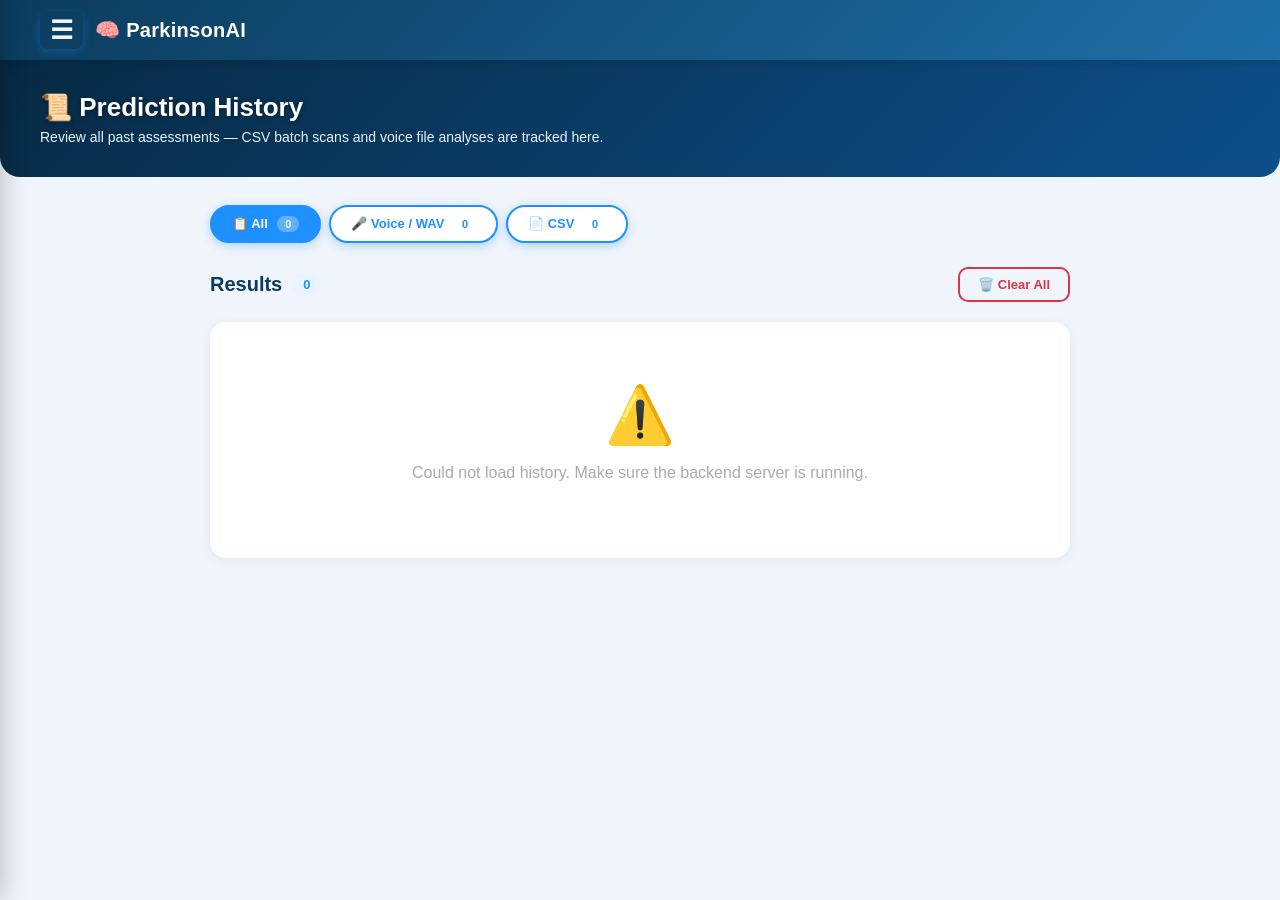
<file: templates/history.html>
<!DOCTYPE html>
<html lang="en">
<head>
  <meta charset="UTF-8">
  <title>Prediction History - ParkinsonAI</title>
  <meta name="viewport" content="width=device-width, initial-scale=1.0">
  <link rel="stylesheet" href="/static/css/style.css">
  <style>
    body { background: #f0f4fb; }

    /* ── Page Header (matches dashboard/analysis) ── */
    .page-header {
      background: linear-gradient(135deg,#072a44,#0d4f8a);
      color:#fff; padding:32px 40px; margin-bottom:28px;
      border-radius:0 0 20px 20px;
    }
    .page-header h1 { margin:0 0 6px; font-size:26px; font-weight:800; color:#ffffff; text-shadow:0 1px 4px rgba(0,0,0,.4); }
    .page-header p  { margin:0; font-size:14px; color:#e8f4ff; }

    /* ── History Container ── */
    .history-container { max-width:900px; margin:0 auto; padding:0 20px 60px; }

    /* ── Filter Tabs ── */
    .filter-tabs { display:flex; gap:8px; margin-bottom:24px; flex-wrap:wrap; }
    .filter-btn {
      padding:9px 20px; border:2px solid #1e90ff; border-radius:22px;
      background:#fff; color:#1e90ff; font-weight:600; font-size:13px;
      cursor:pointer; transition:.2s;
    }
    .filter-btn.active, .filter-btn:hover { background:#1e90ff; color:#fff; }
    .filter-btn .count-badge {
      display:inline-block; background:rgba(255,255,255,.25); color:inherit;
      font-size:11px; font-weight:700; padding:2px 8px; border-radius:12px; margin-left:6px;
    }
    .filter-btn.active .count-badge { background:rgba(255,255,255,.3); }

    /* ── History Header ── */
    .history-header { display:flex; align-items:center; justify-content:space-between; margin-bottom:20px; flex-wrap:wrap; gap:12px; }
    .history-header h2 { margin:0; font-size:20px; font-weight:800; color:#0b3c5d; display:flex; align-items:center; gap:10px; }
    .history-count { background:#e8f4ff; color:#1e90ff; font-size:13px; font-weight:700; padding:3px 11px; border-radius:20px; }

    /* ── Clear button: override global button styles ── */
    .clear-history-btn {
      background:none !important; border:2px solid #dc3545 !important; color:#dc3545 !important;
      padding:8px 18px !important; border-radius:10px !important; font-size:13px !important;
      font-weight:700 !important; cursor:pointer !important;
      box-shadow:none !important; transform:none !important;
      transition: background .2s, color .2s !important;
    }
    .clear-history-btn:hover {
      background:#dc3545 !important; color:#fff !important;
      transform:none !important; box-shadow:none !important;
    }

    /* ── Empty State ── */
    .history-empty { text-align:center; padding:60px 20px; color:#aaa; font-size:16px; background:#fff; border-radius:16px; box-shadow:0 2px 12px rgba(0,0,0,.06); }
    .history-empty .empty-icon { font-size:56px; margin-bottom:16px; }

    /* ── Timeline ── */
    .history-timeline { display:flex; flex-direction:column; gap:16px; }

    /* ── History Cards ── */
    .history-card {
      background:#fff; border-radius:16px; padding:20px 24px;
      box-shadow:0 2px 12px rgba(0,0,0,.06); display:flex; align-items:center;
      gap:20px; transition: transform .2s, box-shadow .2s; cursor:default;
      border-left:5px solid #28a745;
    }
    .history-card:hover { transform:translateX(4px); box-shadow:0 4px 20px rgba(0,0,0,.1); }

    .history-card.risk-high   { border-left-color:#dc3545; }
    .history-card.risk-medium { border-left-color:#ff9800; }
    .history-card.risk-low    { border-left-color:#28a745; }

    .history-risk-dot {
      width:48px; height:48px; border-radius:14px; display:flex;
      align-items:center; justify-content:center; font-size:24px; flex-shrink:0;
    }
    .history-card.risk-high   .history-risk-dot { background:rgba(220,53,69,.1); }
    .history-card.risk-medium .history-risk-dot { background:rgba(255,152,0,.1); }
    .history-card.risk-low    .history-risk-dot { background:rgba(40,167,69,.1); }

    .history-info { flex:1; min-width:0; }
    .history-person { font-size:16px; font-weight:700; color:#0b3c5d; white-space:nowrap;
      overflow:hidden; text-overflow:ellipsis; margin-bottom:4px; }
    .history-result { font-size:14px; color:#555; }
    .history-doc { font-size:12px; color:#777; margin-top:8px; line-height:1.4; border-top:1px dashed #eee; padding-top:8px; }

    .history-meta { display:flex; flex-direction:column; align-items:flex-end; gap:8px; flex-shrink:0; }
    .history-prob { font-size:24px; font-weight:800; color:#0b3c5d; }
    .history-badge { padding:6px 14px; border-radius:20px; font-size:12px; font-weight:700; color:#fff; }
    .history-badge.low    { background:#28a745; }
    .history-badge.medium { background:#ff9800; }
    .history-badge.high   { background:#dc3545; }
    .history-time { font-size:12px; color:#999; white-space:nowrap; }
    .history-source {
      font-size:11px; font-weight:700; padding:4px 10px; border-radius:10px;
      text-transform:uppercase; letter-spacing:.5px;
    }
    .history-source.csv  { background:#e8f4ff; color:#1e90ff; }
    .history-source.voice { background:#f0e8ff; color:#7c3aed; }

    /* ── Responsive ── */
    @media (max-width:768px) {
      .history-header { flex-direction:column; align-items:flex-start; }
      .history-card { flex-direction:column; align-items:flex-start; padding:16px 18px; gap:12px; }
      .history-meta { align-items:flex-start; width:100%; flex-direction:row; justify-content:space-between; }
      .filter-tabs { gap:6px; }
      .filter-btn { padding:7px 14px; font-size:12px; }
    }
  </style>
</head>
<body>

<div class="navbar">
  <div class="nav-left">
    <button type="button" class="hamburger" id="navToggle" aria-label="Open menu">☰</button>
    <div class="logo">🧠 ParkinsonAI</div>
  </div>
  <div class="nav-links">
    <a href="index.html">Home</a>
    <a href="dashboard.html">Voice Lab</a>
    <a href="history.html">History</a>
    <a href="analysis.html">Analysis</a>
  </div>
</div>
<div class="sidebar-overlay" id="sidebarOverlay" aria-hidden="true"></div>
<aside class="sidebar" id="sidebar" aria-hidden="true">
  <button type="button" class="sidebar-close" id="sidebarClose" aria-label="Close menu">×</button>
  <nav class="sidebar-nav">
    <a href="index.html">Home</a>
    <a href="dashboard.html">Voice Lab</a>
    <a href="history.html">Prediction History</a>
    <a href="analysis.html">Analysis</a>
  </nav>
</aside>
<script>
(function(){
  var sidebar = document.getElementById('sidebar');
  var overlay = document.getElementById('sidebarOverlay');
  var openBtn = document.getElementById('navToggle');
  var closeBtn = document.getElementById('sidebarClose');
  function openSidebar(){ if(sidebar){ sidebar.classList.add('open'); sidebar.setAttribute('aria-hidden','false'); } if(overlay){ overlay.classList.add('open'); overlay.setAttribute('aria-hidden','false'); } }
  function closeSidebar(){ if(sidebar){ sidebar.classList.remove('open'); sidebar.setAttribute('aria-hidden','true'); } if(overlay){ overlay.classList.remove('open'); overlay.setAttribute('aria-hidden','true'); } }
  if(openBtn) openBtn.addEventListener('click', openSidebar);
  if(closeBtn) closeBtn.addEventListener('click', closeSidebar);
  if(overlay) overlay.addEventListener('click', closeSidebar);
  var links = document.querySelectorAll('.sidebar-nav a');
  for(var i=0;i<links.length;i++) links[i].addEventListener('click', closeSidebar);
})();
</script>

<!-- Page Header (matches dashboard & analysis) -->
<div class="page-header">
  <h1>📜 Prediction History</h1>
  <p>Review all past assessments — CSV batch scans and voice file analyses are tracked here.</p>
</div>

<div class="history-container">

  <!-- Filter Tabs -->
  <div class="filter-tabs">
    <button type="button" class="filter-btn active" id="filterAll" onclick="filterHistory('all')">
      📋 All <span class="count-badge" id="countAll">0</span>
    </button>
    <button type="button" class="filter-btn" id="filterVoice" onclick="filterHistory('voice')">
      🎤 Voice / WAV <span class="count-badge" id="countVoice">0</span>
    </button>
    <button type="button" class="filter-btn" id="filterCsv" onclick="filterHistory('csv')">
      📄 CSV <span class="count-badge" id="countCsv">0</span>
    </button>
  </div>

  <!-- Header with count & clear -->
  <div class="history-header">
    <h2>Results <span class="history-count" id="historyCount">0</span></h2>
    <button type="button" class="clear-history-btn" id="clearHistoryBtn">🗑️ Clear All</button>
  </div>

  <!-- Timeline -->
  <div id="historyTimeline" class="history-timeline">
    <div class="history-empty" id="historyEmpty">
      <div class="empty-icon">📋</div>
      <p>No predictions yet. Run your first analysis in the Voice Lab!</p>
    </div>
  </div>
</div>

<script>
const API = "http://127.0.0.1:5001";
let allRecords = [];
let currentFilter = "all";

function bc(risk) {
  return risk === "High" ? "high" : risk === "Medium" ? "medium" : "low";
}

function formatTime(iso) {
  try {
    const d = new Date(iso);
    if (isNaN(d.getTime())) return iso || "";
    const now = new Date();
    const diff = Math.floor((now - d) / 1000);
    if (diff < 60) return "Just now";
    if (diff < 3600) return Math.floor(diff / 60) + "m ago";
    if (diff < 86400) return Math.floor(diff / 3600) + "h ago";
    if (diff < 604800) return Math.floor(diff / 86400) + "d ago";
    return d.toLocaleDateString("en-US", { day:"numeric", month:"short", year:"numeric", hour:"2-digit", minute:"2-digit" });
  } catch(e) { return iso || ""; }
}

function getSourceLabel(source) {
  if (source === "csv") return { cls: "csv", label: "CSV" };
  return { cls: "voice", label: "VOICE" };
}

function renderRecords(records) {
  const timeline = document.getElementById("historyTimeline");
  const countEl  = document.getElementById("historyCount");
  const clearBtn = document.getElementById("clearHistoryBtn");

  countEl.textContent = records.length;

  if (!records.length) {
    timeline.innerHTML = `<div class="history-empty">
      <div class="empty-icon">📋</div>
      <p>No predictions found${currentFilter !== "all" ? " for this filter" : ""}. Run your first analysis in the Voice Lab!</p>
    </div>`;
    clearBtn.style.display = currentFilter === "all" && allRecords.length === 0 ? "none" : "inline-block";
    return;
  }

  clearBtn.style.display = "inline-block";
  timeline.innerHTML = records.map(r => {
    const riskCls = r.risk_level === "High" ? "risk-high" : r.risk_level === "Medium" ? "risk-medium" : "risk-low";
    const badgeCls = bc(r.risk_level);
    const icon = r.risk_level === "High" ? "🔴" : r.risk_level === "Medium" ? "🟡" : "🟢";
    const src = getSourceLabel(r.source);
    const timeStr = formatTime(r.timestamp);

    let personDisplay = r.person || "Unknown";
    if (personDisplay.length > 40) personDisplay = personDisplay.substring(0, 40) + "…";

    return `<div class="history-card ${riskCls}">
      <div class="history-risk-dot">${icon}</div>
      <div class="history-info">
        <div class="history-person">${personDisplay} <span class="history-source ${src.cls}" style="margin-left:8px;font-size:10px;">${src.label}</span></div>
        <div class="history-result">${r.result}</div>
        ${r.doctor_suggestion ? `<div class="history-doc"><strong>Doctor Note:</strong> ${r.doctor_suggestion}</div>` : ''}
      </div>
      <div class="history-meta">
        <span class="history-badge ${badgeCls}">${r.risk_level} Risk</span>
        <span class="history-prob">${r.probability}%</span>
        <span class="history-time">${timeStr}</span>
      </div>
    </div>`;
  }).join("");
}

function updateFilterCounts() {
  document.getElementById("countAll").textContent = allRecords.length;
  document.getElementById("countVoice").textContent = allRecords.filter(r => r.source !== "csv").length;
  document.getElementById("countCsv").textContent = allRecords.filter(r => r.source === "csv").length;
}

function filterHistory(type) {
  currentFilter = type;
  // Update active tab
  document.querySelectorAll(".filter-btn").forEach(btn => btn.classList.remove("active"));
  document.getElementById("filter" + type.charAt(0).toUpperCase() + type.slice(1)).classList.add("active");

  let filtered;
  if (type === "voice") {
    filtered = allRecords.filter(r => r.source !== "csv");
  } else if (type === "csv") {
    filtered = allRecords.filter(r => r.source === "csv");
  } else {
    filtered = allRecords;
  }
  renderRecords(filtered);
}

function loadHistory() {
  fetch(`${API}/history`)
    .then(res => res.json())
    .then(records => {
      allRecords = records;
      updateFilterCounts();
      filterHistory(currentFilter);
    })
    .catch(err => {
      console.warn("History load failed:", err);
      document.getElementById("historyTimeline").innerHTML = `<div class="history-empty">
        <div class="empty-icon">⚠️</div>
        <p>Could not load history. Make sure the backend server is running.</p>
      </div>`;
    });
}

function clearHistory() {
  if (!confirm("Are you sure you want to completely clear the prediction history?")) return;
  fetch(`${API}/history`, { method: "DELETE" })
    .then(res => {
      if (!res.ok) throw new Error("Server returned " + res.status);
      return res.json();
    })
    .then(() => {
      allRecords = [];
      updateFilterCounts();
      filterHistory("all");
    })
    .catch(err => alert("History clear failed: " + err.message));
}

// Bind clear button via addEventListener (more reliable than onclick attribute)
document.addEventListener("DOMContentLoaded", function() {
  loadHistory();
  var clearBtn = document.getElementById("clearHistoryBtn");
  if (clearBtn) {
    clearBtn.addEventListener("click", clearHistory);
  }
});
</script>
</body>
</html>
</file>
<file: static/css/style.css>
/* ═══════════════════════════════════════════════════
   ParkinsonAI — Global Stylesheet
═══════════════════════════════════════════════════ */
*, *::before, *::after { box-sizing:border-box; }

body {
  margin: 0;
  font-family: "Segoe UI", -apple-system, BlinkMacSystemFont, Arial, sans-serif;
  background: #f0f4fb;
  color: #222;
}

/* ── Navbar ─────────────────────────────────────── */
.navbar {
  background: linear-gradient(135deg, #0b3c5d, #1e6fa8);
  color: white;
  padding: 0 40px;
  height: 60px;
  display: flex;
  justify-content: space-between;
  align-items: center;
  box-shadow: 0 2px 12px rgba(0,0,0,0.15);
  position: sticky;
  top: 0;
  z-index: 100;
}

.navbar .logo {
  font-size: 20px;
  font-weight: 700;
  letter-spacing: 0.3px;
}

.navbar a {
  color: rgba(255,255,255,0.88);
  text-decoration: none;
  margin-left: 24px;
  font-weight: 500;
  font-size: 14px;
  padding: 4px 0;
  border-bottom: 2px solid transparent;
  transition: color .2s, border-color .2s;
}

.navbar a:hover {
  color: #fff;
  border-bottom-color: rgba(255,255,255,0.6);
}

/* Nav: hamburger (main nav links moved to sidebar) */
.nav-left {
  display: flex;
  align-items: center;
  gap: 12px;
}
.navbar .nav-links { display: none; }
.hamburger {
  background: none;
  border: none;
  color: rgba(255,255,255,0.95);
  font-size: 26px;
  line-height: 1;
  cursor: pointer;
  padding: 6px 10px;
  border-radius: 8px;
  transition: background .2s, color .2s;
}
.hamburger:hover {
  color: #fff;
  background: rgba(255,255,255,0.15);
}

/* Sidebar overlay */
.sidebar-overlay {
  position: fixed;
  inset: 0;
  background: rgba(0,0,0,0.45);
  opacity: 0;
  visibility: hidden;
  transition: opacity .25s ease, visibility .25s ease;
  z-index: 200;
}
.sidebar-overlay.open {
  opacity: 1;
  visibility: visible;
}

/* Collapsible sidebar */
.sidebar {
  position: fixed;
  top: 0;
  left: 0;
  width: 280px;
  max-width: 85vw;
  height: 100%;
  background: linear-gradient(180deg, #0b3c5d, #1e6fa8);
  box-shadow: 4px 0 24px rgba(0,0,0,0.2);
  z-index: 201;
  transform: translateX(-100%);
  transition: transform .28s ease;
  padding: 24px 0 32px;
}
.sidebar.open {
  transform: translateX(0);
}
.sidebar-close {
  position: absolute;
  top: 14px;
  right: 14px;
  background: none;
  border: none;
  color: rgba(255,255,255,0.9);
  font-size: 28px;
  line-height: 1;
  cursor: pointer;
  padding: 4px 8px;
  border-radius: 8px;
  transition: background .2s, color .2s;
}
.sidebar-close:hover {
  color: #fff;
  background: rgba(255,255,255,0.2);
}
.sidebar-nav {
  display: flex;
  flex-direction: column;
  gap: 4px;
  padding: 56px 20px 20px;
}
.sidebar-nav a {
  color: rgba(255,255,255,0.92);
  text-decoration: none;
  font-weight: 500;
  font-size: 15px;
  padding: 14px 18px;
  border-radius: 10px;
  margin: 0;
  border-bottom: none;
  transition: background .2s, color .2s;
}
.sidebar-nav a:hover {
  color: #fff;
  background: rgba(255,255,255,0.15);
}

/* ── Container ──────────────────────────────────── */
.container {
  max-width: 1060px;
  margin: 0 auto;
  padding: 30px 20px;
}

/* ── Generic card ───────────────────────────────── */
.card {
  background: white;
  padding: 26px;
  border-radius: 16px;
  box-shadow: 0 4px 18px rgba(0,0,0,0.08);
}

/* ── Buttons ────────────────────────────────────── */
button {
  background: linear-gradient(135deg, #1e90ff, #0b6fcc);
  color: white;
  border: none;
  padding: 11px 22px;
  border-radius: 10px;
  cursor: pointer;
  font-size: 14px;
  font-weight: 600;
  transition: transform .15s, box-shadow .15s, background .2s;
  box-shadow: 0 3px 10px rgba(30,144,255,0.3);
}

button:hover {
  transform: translateY(-1px);
  box-shadow: 0 5px 16px rgba(30,144,255,0.4);
}

button:active {
  transform: translateY(0);
}

/* ── Help text ──────────────────────────────────── */
.help-text {
  font-size: 12.5px;
  color: #666;
  line-height: 1.6;
}

/* ── Headings ───────────────────────────────────── */
h1 { color: #0b3c5d; }
h2 { color: #0b3c5d; }
h3 { color: #0b3c5d; }

code {
  background: #f0f4fb;
  border: 1px solid #d0dcea;
  border-radius: 4px;
  padding: 1px 6px;
  font-size: 12px;
  color: #1e6fa8;
}

/* ── Footer ─────────────────────────────────────── */
.footer-note {
  text-align: center;
  padding: 24px 20px;
  font-size: 13px;
  color: #888;
  border-top: 1px solid #e8ecf2;
  margin-top: 40px;
}
</file>
